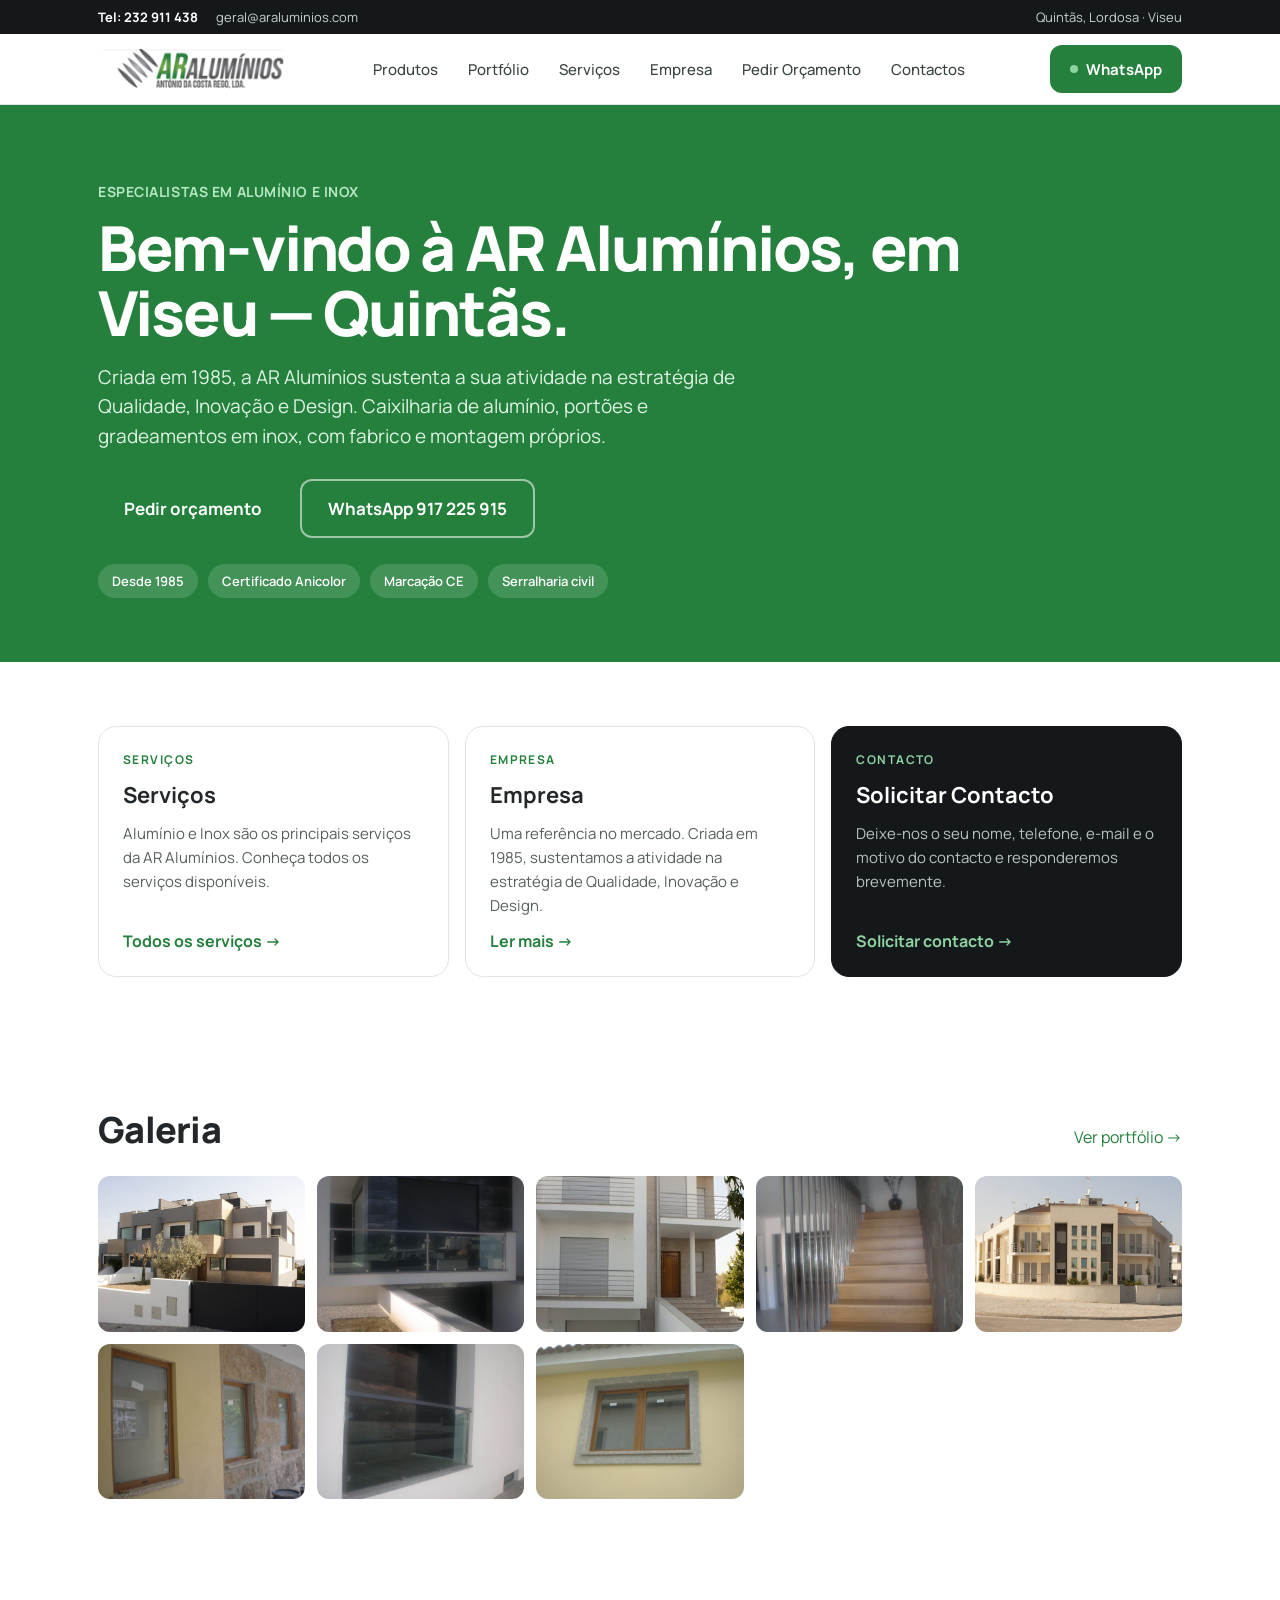
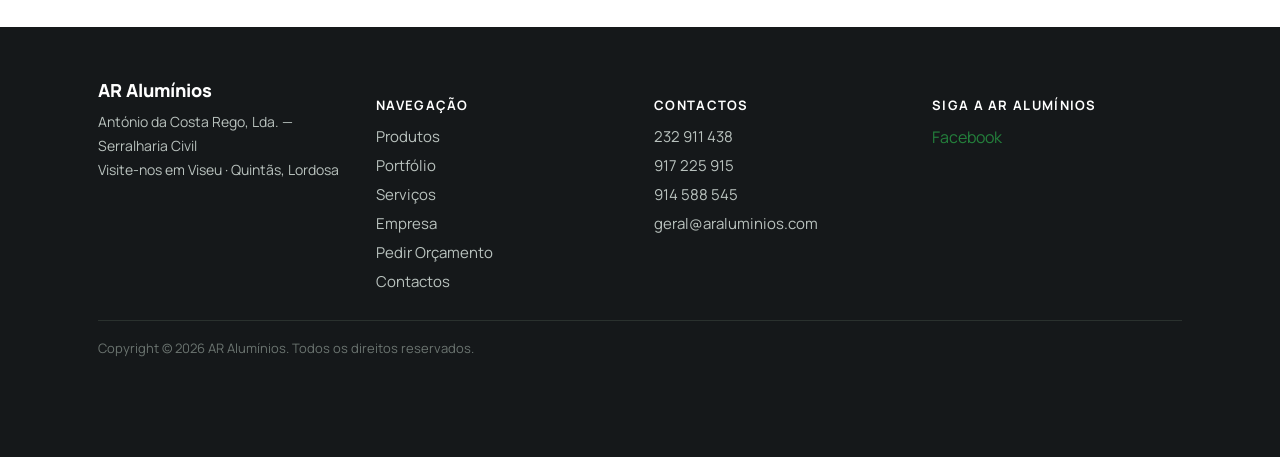
<file: index.html>
<!DOCTYPE html>
<html lang="pt-PT">
<head>
<meta charset="UTF-8" />
<meta name="viewport" content="width=device-width, initial-scale=1" />
<title>AR Alumínios — Caixilharia de Alumínio e Inox em Viseu, Quintãs, Lordosa</title>
<meta name="description" content="AR Alumínios, desde 1985 em Quintãs, Lordosa (Viseu). Caixilharia de alumínio, portões e gradeamentos em inox. Fabrico e montagem próprios. Peça já o seu orçamento." />
<link rel="icon" href="assets/logo-ar.png" />
<link rel="preconnect" href="https://fonts.googleapis.com" />
<link rel="preconnect" href="https://fonts.gstatic.com" crossorigin />
<link href="https://fonts.googleapis.com/css2?family=Manrope:wght@400;500;600;700;800&display=swap" rel="stylesheet" />
<link rel="stylesheet" href="css/style.css" />
<link rel="icon" href="assets/logo-ar.png">
<meta property="og:type" content="website">
<meta property="og:site_name" content="AR Alumínios">
<meta property="og:title" content="AR Alumínios — Caixilharia de Alumínio e Inox em Viseu">
<meta property="og:description" content="Janelas, portas, portões e gradeamentos em alumínio e inox. Fabrico próprio em Quintãs, Lordosa, desde 1985.">
<meta property="og:image" content="assets/img/aluminio/aluminio-01.jpg">
<meta property="og:locale" content="pt_PT">
<meta name="twitter:card" content="summary_large_image">
<script type="application/ld+json">
{"@context":"https://schema.org","@type":"HomeAndConstructionBusiness",
"name":"AR Alumínios — António da Costa Rego, Lda.",
"description":"Serralharia civil de alumínio e inox: janelas, portas, portões, portadas e gradeamentos. Fabrico e montagem próprios.",
"foundingDate":"1985","telephone":"+351232911438","email":"geral@araluminios.com",
"address":{"@type":"PostalAddress","addressLocality":"Quintãs, Lordosa","addressRegion":"Viseu","addressCountry":"PT"},
"areaServed":["Viseu","Lordosa","Vouzela","Tondela","São Pedro do Sul","Mangualde","Nelas"],
"openingHoursSpecification":[{"@type":"OpeningHoursSpecification",
"dayOfWeek":["Monday","Tuesday","Wednesday","Thursday","Friday"],"opens":"08:30","closes":"18:00"}]}
</script>
</head>
<body>

<div class="topbar">
  <div class="wrap">
    <span style="display:flex;flex-wrap:wrap;gap:6px 18px;">
      <a class="phone" href="tel:+351232911438">Tel: 232 911 438</a>
      <a href="mailto:geral@araluminios.com">geral@araluminios.com</a>
    </span>
    <span>Quintãs, Lordosa · Viseu</span>
  </div>
</div>

<header class="site-header">
  <div class="wrap">
    <a class="brand" href="index.html"><img src="assets/logo-ar.png" alt="AR Alumínios — Trabalhos em alumínio e inox em Viseu, Quintãs, Lordosa" /></a>
    <button class="nav-toggle" aria-label="Abrir menu" aria-expanded="false"><span></span></button>
    <nav class="main-nav">
      <a href="produtos.html">Produtos</a>
      <a href="portfolio.html">Portfólio</a>
      <a href="servicos.html">Serviços</a>
      <a href="empresa.html">Empresa</a>
      <a href="orcamento.html">Pedir Orçamento</a>
      <a href="contactos.html">Contactos</a>
    </nav>
    <a class="btn btn-primary header-cta" href="https://wa.me/351917225915"><span class="dot"></span>WhatsApp</a>
  </div>
</header>

<section class="hero">
  <div class="wrap">
    <p class="eyebrow">ESPECIALISTAS EM ALUMÍNIO E INOX</p>
    <h1>Bem-vindo à AR Alumínios, em Viseu — Quintãs.</h1>
    <p class="lead">Criada em 1985, a AR Alumínios sustenta a sua atividade na estratégia de Qualidade, Inovação e Design. Caixilharia de alumínio, portões e gradeamentos em inox, com fabrico e montagem próprios.</p>
    <div class="actions">
      <a class="btn btn-primary btn-lg" href="orcamento.html">Pedir orçamento</a>
      <a class="btn btn-outline btn-lg" href="https://wa.me/351917225915">WhatsApp 917 225 915</a>
    </div>
    <div class="pills">
      <span class="pill">Desde 1985</span>
      <span class="pill">Certificado Anicolor</span>
      <span class="pill">Marcação CE</span>
      <span class="pill">Serralharia civil</span>
    </div>
  </div>
</section>

<section class="block">
  <div class="wrap card-grid">
    <a class="card" href="servicos.html">
      <span class="tag">SERVIÇOS</span>
      <span class="title">Serviços</span>
      <span class="desc">Alumínio e Inox são os principais serviços da AR Alumínios. Conheça todos os serviços disponíveis.</span>
      <span class="cta">Todos os serviços →</span>
    </a>
    <a class="card" href="empresa.html">
      <span class="tag">EMPRESA</span>
      <span class="title">Empresa</span>
      <span class="desc">Uma referência no mercado. Criada em 1985, sustentamos a atividade na estratégia de Qualidade, Inovação e Design.</span>
      <span class="cta">Ler mais →</span>
    </a>
    <a class="card dark" href="contactos.html">
      <span class="tag">CONTACTO</span>
      <span class="title">Solicitar Contacto</span>
      <span class="desc">Deixe-nos o seu nome, telefone, e-mail e o motivo do contacto e responderemos brevemente.</span>
      <span class="cta">Solicitar contacto →</span>
    </a>
  </div>
</section>

<section class="block">
  <div class="wrap">
    <div class="section-title">
      <h2>Galeria</h2>
      <a href="portfolio.html">Ver portfólio →</a>
    </div>
    <div class="gallery-grid">
      <a href="assets/img/aluminio/aluminio-01.jpg" data-lightbox data-caption="Alumínio — obra concluída"><img src="assets/img/aluminio/aluminio-01.jpg" alt="Trabalho em alumínio AR Alumínios" loading="lazy" /></a>
      <a href="assets/img/inox/inox-01.jpg" data-lightbox data-caption="Inox — gradeamento com vidro"><img src="assets/img/inox/inox-01.jpg" alt="Gradeamento em inox com vidro AR Alumínios" loading="lazy" /></a>
      <a href="assets/img/aluminio/aluminio-25.jpg" data-lightbox data-caption="Alumínio — janela"><img src="assets/img/aluminio/aluminio-25.jpg" alt="Janela de alumínio AR Alumínios" loading="lazy" /></a>
      <a href="assets/img/inox/inox-05.jpg" data-lightbox data-caption="Inox — portão"><img src="assets/img/inox/inox-05.jpg" alt="Portão em inox AR Alumínios" loading="lazy" /></a>
      <a href="assets/img/aluminio/aluminio-10.jpg" data-lightbox data-caption="Alumínio — detalhe"><img src="assets/img/aluminio/aluminio-10.jpg" alt="Detalhe de caixilharia de alumínio AR Alumínios" loading="lazy" /></a>
      <a href="assets/img/aluminio/aluminio-28.jpg" data-lightbox data-caption="Alumínio — moradia"><img src="assets/img/aluminio/aluminio-28.jpg" alt="Moradia com caixilharia de alumínio AR Alumínios" loading="lazy" /></a>
      <a href="assets/img/inox/inox-08.jpg" data-lightbox data-caption="Inox — gradeamento"><img src="assets/img/inox/inox-08.jpg" alt="Gradeamento em inox AR Alumínios" loading="lazy" /></a>
      <a href="assets/img/aluminio/aluminio-30.jpg" data-lightbox data-caption="Alumínio — fachada"><img src="assets/img/aluminio/aluminio-30.jpg" alt="Fachada com caixilharia de alumínio AR Alumínios" loading="lazy" /></a>
    </div>
  </div>
</section>

<footer class="site-footer">
  <div class="wrap">
    <div class="footer-grid">
      <div>
        <p class="footer-brand">AR Alumínios</p>
        <p style="font-size:14px;line-height:1.7;">António da Costa Rego, Lda. — Serralharia Civil<br />Visite-nos em Viseu · Quintãs, Lordosa</p>
      </div>
      <div>
        <h4>NAVEGAÇÃO</h4>
        <div class="footer-links">
          <a href="produtos.html">Produtos</a>
          <a href="portfolio.html">Portfólio</a>
          <a href="servicos.html">Serviços</a>
          <a href="empresa.html">Empresa</a>
          <a href="orcamento.html">Pedir Orçamento</a>
          <a href="contactos.html">Contactos</a>
        </div>
      </div>
      <div>
        <h4>CONTACTOS</h4>
        <div class="footer-links">
          <a href="tel:+351232911438">232 911 438</a>
          <a href="tel:+351917225915">917 225 915</a>
          <a href="tel:+351914588545">914 588 545</a>
          <a href="mailto:geral@araluminios.com">geral@araluminios.com</a>
        </div>
      </div>
      <div>
        <h4>SIGA A AR ALUMÍNIOS</h4>
        <a href="https://www.facebook.com/183326645068904">Facebook</a>
      </div>
    </div>
    <p class="footer-bottom">Copyright © 2026 AR Alumínios. Todos os direitos reservados.</p>
  </div>
</footer>

<div class="lightbox">
  <button class="close-lb" aria-label="Fechar">&times;</button>
  <img alt="" />
  <p class="lb-caption"></p>
</div>

<div class="mobile-cta">
  <a class="call" href="tel:+351232911438">Ligar</a>
  <a class="wa" href="https://wa.me/351917225915">Pedir orçamento por WhatsApp</a>
</div>

<script src="js/main.js"></script>
</body>
</html>
</file>
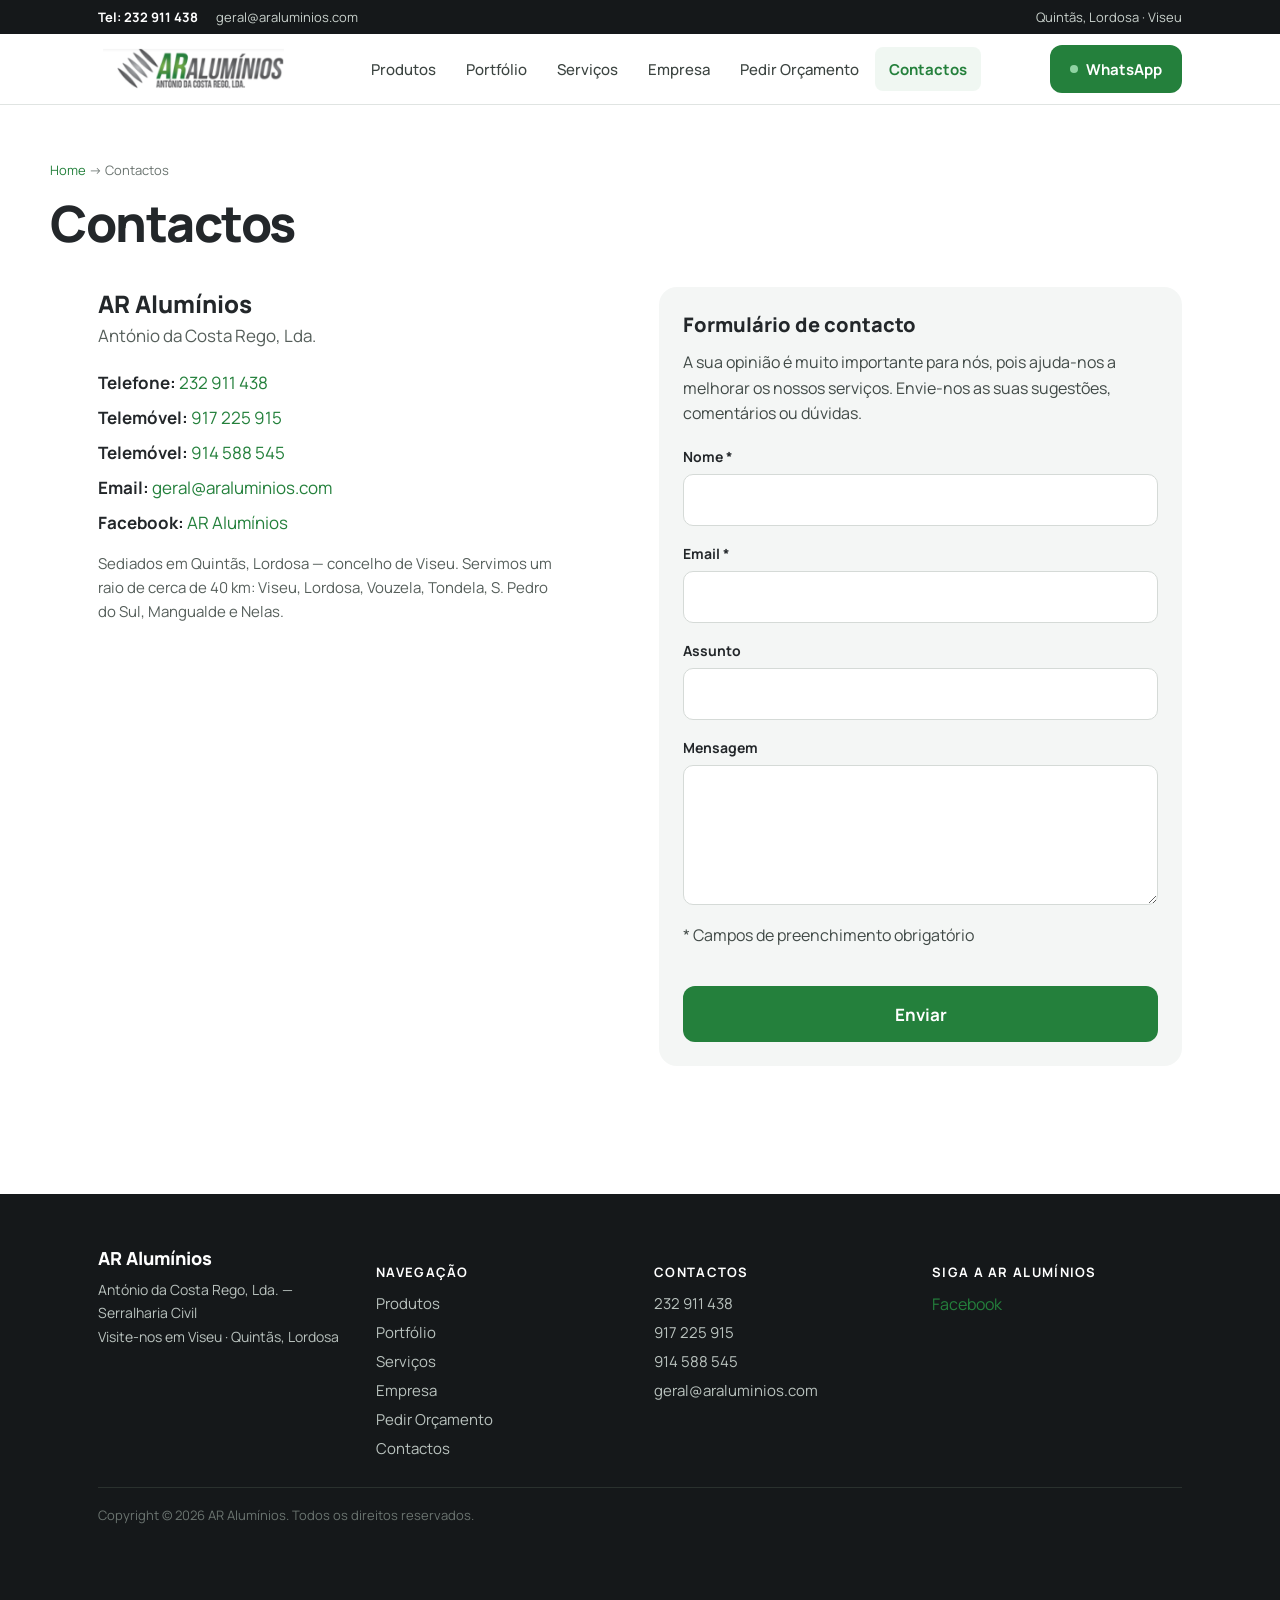
<file: contactos.html>
<!DOCTYPE html>
<html lang="pt-PT">
<head>
<meta charset="UTF-8" />
<meta name="viewport" content="width=device-width, initial-scale=1" />
<title>Contactos — AR Alumínios</title>
<meta name="description" content="Contacte a AR Alumínios: 232 911 438, 917 225 915, geral@araluminios.com. Servimos Viseu, Lordosa, Vouzela, Tondela, S. Pedro do Sul, Mangualde e Nelas." />
<link rel="icon" href="assets/logo-ar.png" />
<link rel="preconnect" href="https://fonts.googleapis.com" />
<link rel="preconnect" href="https://fonts.gstatic.com" crossorigin />
<link href="https://fonts.googleapis.com/css2?family=Manrope:wght@400;500;600;700;800&display=swap" rel="stylesheet" />
<link rel="stylesheet" href="css/style.css" />
</head>
<body>

<div class="topbar">
  <div class="wrap">
    <span style="display:flex;flex-wrap:wrap;gap:6px 18px;">
      <a class="phone" href="tel:+351232911438">Tel: 232 911 438</a>
      <a href="mailto:geral@araluminios.com">geral@araluminios.com</a>
    </span>
    <span>Quintãs, Lordosa · Viseu</span>
  </div>
</div>

<header class="site-header">
  <div class="wrap">
    <a class="brand" href="index.html"><img src="assets/logo-ar.png" alt="AR Alumínios — Trabalhos em alumínio e inox em Viseu, Quintãs, Lordosa" /></a>
    <button class="nav-toggle" aria-label="Abrir menu" aria-expanded="false"><span></span></button>
    <nav class="main-nav">
      <a href="produtos.html">Produtos</a>
      <a href="portfolio.html">Portfólio</a>
      <a href="servicos.html">Serviços</a>
      <a href="empresa.html">Empresa</a>
      <a href="orcamento.html">Pedir Orçamento</a>
      <a href="contactos.html" class="active">Contactos</a>
    </nav>
    <a class="btn btn-primary header-cta" href="https://wa.me/351917225915"><span class="dot"></span>WhatsApp</a>
  </div>
</header>

<div class="wrap page-head">
  <p class="breadcrumb"><a href="index.html">Home</a> → Contactos</p>
  <h1>Contactos</h1>
</div>

<div class="wrap" style="padding-bottom: clamp(32px,5vw,64px);">
  <div class="split">
    <div>
      <p style="font-size:24px;font-weight:800;margin-bottom:4px;">AR Alumínios</p>
      <p style="font-size:17px;color:#565F5B;margin-bottom:24px;">António da Costa Rego, Lda.</p>
      <div class="contact-list">
        <p><span class="label">Telefone:</span> <a href="tel:+351232911438">232 911 438</a></p>
        <p><span class="label">Telemóvel:</span> <a href="tel:+351917225915">917 225 915</a></p>
        <p><span class="label">Telemóvel:</span> <a href="tel:+351914588545">914 588 545</a></p>
        <p><span class="label">Email:</span> <a href="mailto:geral@araluminios.com">geral@araluminios.com</a></p>
        <p><span class="label">Facebook:</span> <a href="https://www.facebook.com/183326645068904">AR Alumínios</a></p>
      </div>
      <p class="zone-note">Sediados em Quintãs, Lordosa — concelho de Viseu. Servimos um raio de cerca de 40 km: Viseu, Lordosa, Vouzela, Tondela, S. Pedro do Sul, Mangualde e Nelas.</p>
    </div>
    <div class="aside-box">
      <h3>Formulário de contacto</h3>
      <p>A sua opinião é muito importante para nós, pois ajuda-nos a melhorar os nossos serviços. Envie-nos as suas sugestões, comentários ou dúvidas.</p>
      <form class="form-grid" style="max-width:none;" action="https://formsubmit.co/ajax/fabiocastelo1997@gmail.com" method="POST" data-ajax-form>
        <input type="hidden" name="_subject" value="Nova mensagem de contacto — site AR Alumínios" />
        <input type="hidden" name="_template" value="table" />
        <input type="hidden" name="_captcha" value="false" />
      <input type="text" name="_honey" style="display:none" tabindex="-1" autocomplete="off" aria-hidden="true" />
        <label class="field">Nome *
          <input type="text" name="Nome" required />
        </label>
        <label class="field">Email *
          <input type="email" name="Email" required />
        </label>
        <label class="field">Assunto
          <input type="text" name="Assunto" />
        </label>
        <label class="field">Mensagem
          <textarea name="Mensagem" rows="5"></textarea>
        </label>
        <p class="form-note">* Campos de preenchimento obrigatório</p>
        <button type="submit" class="btn btn-primary btn-lg" data-label="Enviar">Enviar</button>
        <p class="form-status"></p>
      </form>
    </div>
  </div>
</div>

<footer class="site-footer">
  <div class="wrap">
    <div class="footer-grid">
      <div>
        <p class="footer-brand">AR Alumínios</p>
        <p style="font-size:14px;line-height:1.7;">António da Costa Rego, Lda. — Serralharia Civil<br />Visite-nos em Viseu · Quintãs, Lordosa</p>
      </div>
      <div>
        <h4>NAVEGAÇÃO</h4>
        <div class="footer-links">
          <a href="produtos.html">Produtos</a>
          <a href="portfolio.html">Portfólio</a>
          <a href="servicos.html">Serviços</a>
          <a href="empresa.html">Empresa</a>
          <a href="orcamento.html">Pedir Orçamento</a>
          <a href="contactos.html">Contactos</a>
        </div>
      </div>
      <div>
        <h4>CONTACTOS</h4>
        <div class="footer-links">
          <a href="tel:+351232911438">232 911 438</a>
          <a href="tel:+351917225915">917 225 915</a>
          <a href="tel:+351914588545">914 588 545</a>
          <a href="mailto:geral@araluminios.com">geral@araluminios.com</a>
        </div>
      </div>
      <div>
        <h4>SIGA A AR ALUMÍNIOS</h4>
        <a href="https://www.facebook.com/183326645068904">Facebook</a>
      </div>
    </div>
    <p class="footer-bottom">Copyright © 2026 AR Alumínios. Todos os direitos reservados.</p>
  </div>
</footer>

<div class="mobile-cta">
  <a class="call" href="tel:+351232911438">Ligar</a>
  <a class="wa" href="https://wa.me/351917225915">Pedir orçamento por WhatsApp</a>
</div>

<script src="js/main.js"></script>
</body>
</html>
</file>
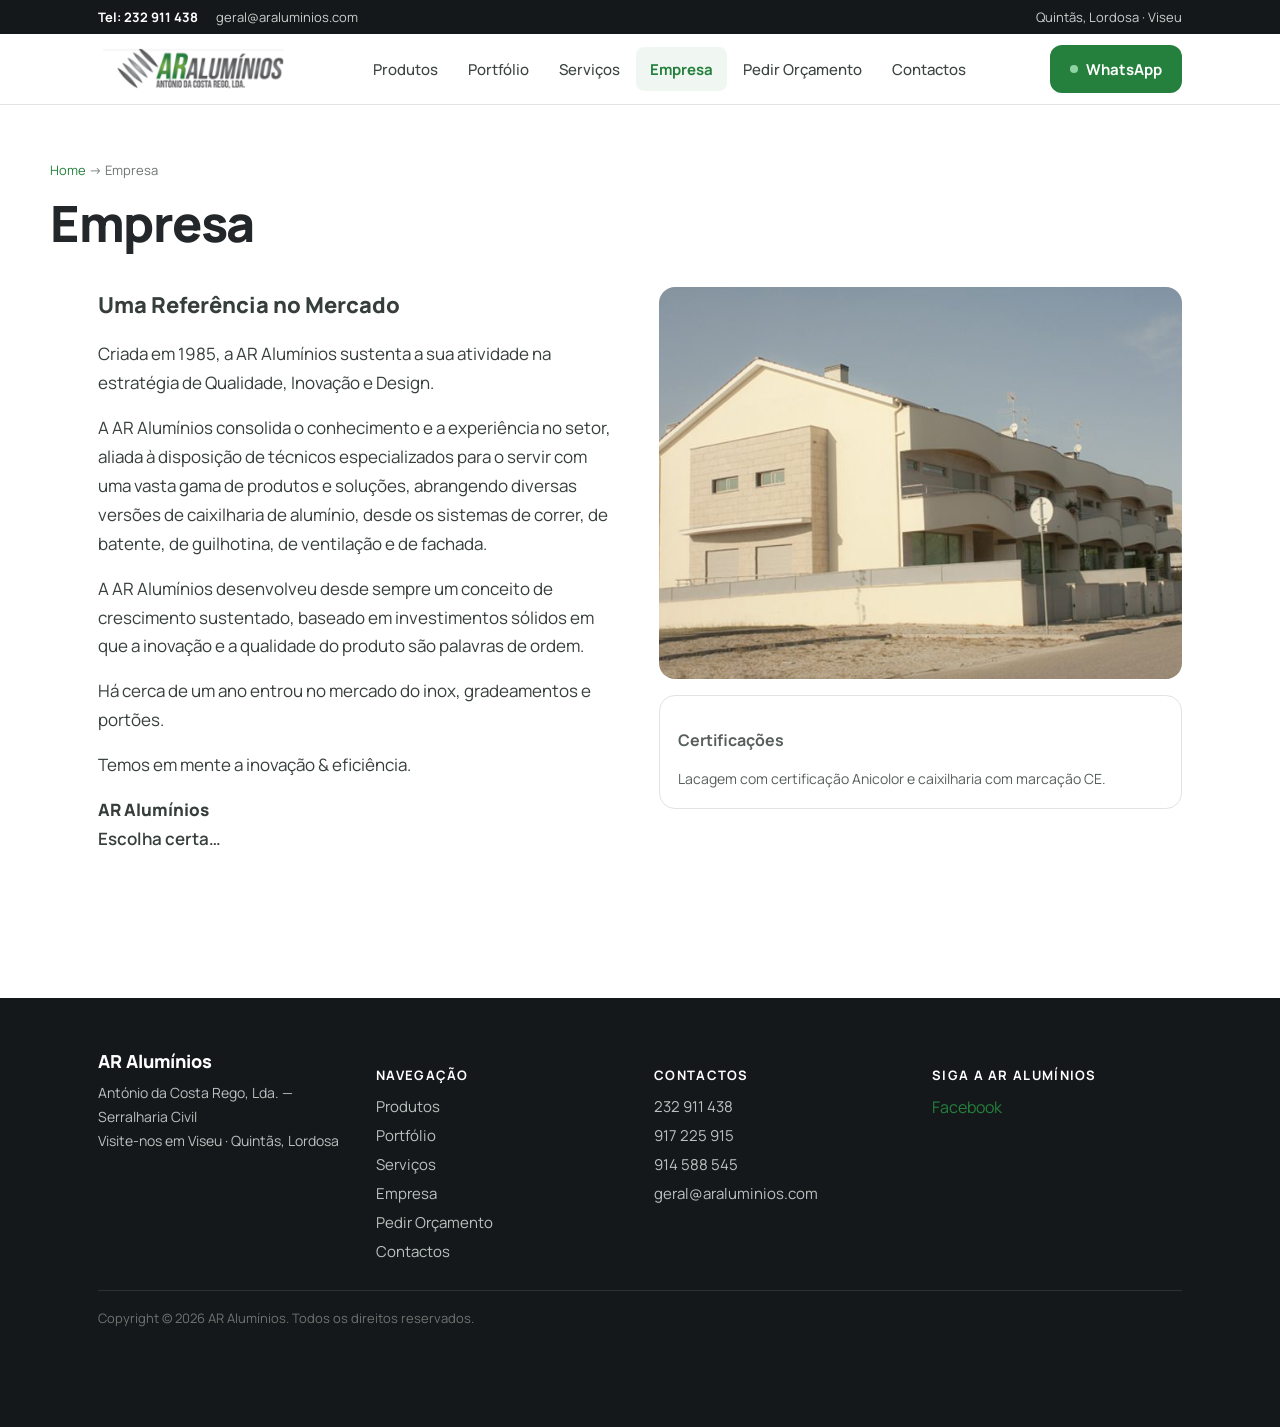
<file: empresa.html>
<!DOCTYPE html>
<html lang="pt-PT">
<head>
<meta charset="UTF-8" />
<meta name="viewport" content="width=device-width, initial-scale=1" />
<title>Empresa — AR Alumínios</title>
<meta name="description" content="Criada em 1985, a AR Alumínios sustenta a sua atividade na estratégia de Qualidade, Inovação e Design. Caixilharia com marcação CE e lacagem com certificação Anicolor." />
<link rel="icon" href="assets/logo-ar.png" />
<link rel="preconnect" href="https://fonts.googleapis.com" />
<link rel="preconnect" href="https://fonts.gstatic.com" crossorigin />
<link href="https://fonts.googleapis.com/css2?family=Manrope:wght@400;500;600;700;800&display=swap" rel="stylesheet" />
<link rel="stylesheet" href="css/style.css" />
</head>
<body>

<div class="topbar">
  <div class="wrap">
    <span style="display:flex;flex-wrap:wrap;gap:6px 18px;">
      <a class="phone" href="tel:+351232911438">Tel: 232 911 438</a>
      <a href="mailto:geral@araluminios.com">geral@araluminios.com</a>
    </span>
    <span>Quintãs, Lordosa · Viseu</span>
  </div>
</div>

<header class="site-header">
  <div class="wrap">
    <a class="brand" href="index.html"><img src="assets/logo-ar.png" alt="AR Alumínios — Trabalhos em alumínio e inox em Viseu, Quintãs, Lordosa" /></a>
    <button class="nav-toggle" aria-label="Abrir menu" aria-expanded="false"><span></span></button>
    <nav class="main-nav">
      <a href="produtos.html">Produtos</a>
      <a href="portfolio.html">Portfólio</a>
      <a href="servicos.html">Serviços</a>
      <a href="empresa.html" class="active">Empresa</a>
      <a href="orcamento.html">Pedir Orçamento</a>
      <a href="contactos.html">Contactos</a>
    </nav>
    <a class="btn btn-primary header-cta" href="https://wa.me/351917225915"><span class="dot"></span>WhatsApp</a>
  </div>
</header>

<div class="wrap page-head">
  <p class="breadcrumb"><a href="index.html">Home</a> → Empresa</p>
  <h1>Empresa</h1>
</div>

<div class="wrap" style="padding-bottom: clamp(32px,5vw,64px);">
  <div class="split">
    <div class="empresa-copy max">
      <p style="font-size:22px;font-weight:800;">Uma Referência no Mercado</p>
      <p>Criada em 1985, a AR Alumínios sustenta a sua atividade na estratégia de Qualidade, Inovação e Design.</p>
      <p>A AR Alumínios consolida o conhecimento e a experiência no setor, aliada à disposição de técnicos especializados para o servir com uma vasta gama de produtos e soluções, abrangendo diversas versões de caixilharia de alumínio, desde os sistemas de correr, de batente, de guilhotina, de ventilação e de fachada.</p>
      <p>A AR Alumínios desenvolveu desde sempre um conceito de crescimento sustentado, baseado em investimentos sólidos em que a inovação e a qualidade do produto são palavras de ordem.</p>
      <p>Há cerca de um ano entrou no mercado do inox, gradeamentos e portões.</p>
      <p>Temos em mente a inovação &amp; eficiência.</p>
      <p class="empresa-sign">AR Alumínios<br /><span>Escolha certa…</span></p>
    </div>
    <div>
      <div class="photo-frame" style="margin-bottom:16px;"><img src="assets/img/aluminio/aluminio-05.jpg" alt="Obra de alumínio AR Alumínios" loading="lazy" /></div>
      <div class="cert-box">
        <p style="font-weight:700;font-size:16px;">Certificações</p>
        <p>Lacagem com certificação Anicolor e caixilharia com marcação CE.</p>
      </div>
    </div>
  </div>
</div>

<footer class="site-footer">
  <div class="wrap">
    <div class="footer-grid">
      <div>
        <p class="footer-brand">AR Alumínios</p>
        <p style="font-size:14px;line-height:1.7;">António da Costa Rego, Lda. — Serralharia Civil<br />Visite-nos em Viseu · Quintãs, Lordosa</p>
      </div>
      <div>
        <h4>NAVEGAÇÃO</h4>
        <div class="footer-links">
          <a href="produtos.html">Produtos</a>
          <a href="portfolio.html">Portfólio</a>
          <a href="servicos.html">Serviços</a>
          <a href="empresa.html">Empresa</a>
          <a href="orcamento.html">Pedir Orçamento</a>
          <a href="contactos.html">Contactos</a>
        </div>
      </div>
      <div>
        <h4>CONTACTOS</h4>
        <div class="footer-links">
          <a href="tel:+351232911438">232 911 438</a>
          <a href="tel:+351917225915">917 225 915</a>
          <a href="tel:+351914588545">914 588 545</a>
          <a href="mailto:geral@araluminios.com">geral@araluminios.com</a>
        </div>
      </div>
      <div>
        <h4>SIGA A AR ALUMÍNIOS</h4>
        <a href="http://www.facebook.com/pages/AR-Alumun%C3%ADos/183326645068904">Facebook</a>
      </div>
    </div>
    <p class="footer-bottom">Copyright © 2026 AR Alumínios. Todos os direitos reservados.</p>
  </div>
</footer>

<div class="mobile-cta">
  <a class="call" href="tel:+351232911438">Ligar</a>
  <a class="wa" href="https://wa.me/351917225915">Pedir orçamento por WhatsApp</a>
</div>

<script src="js/main.js"></script>
</body>
</html>
</file>
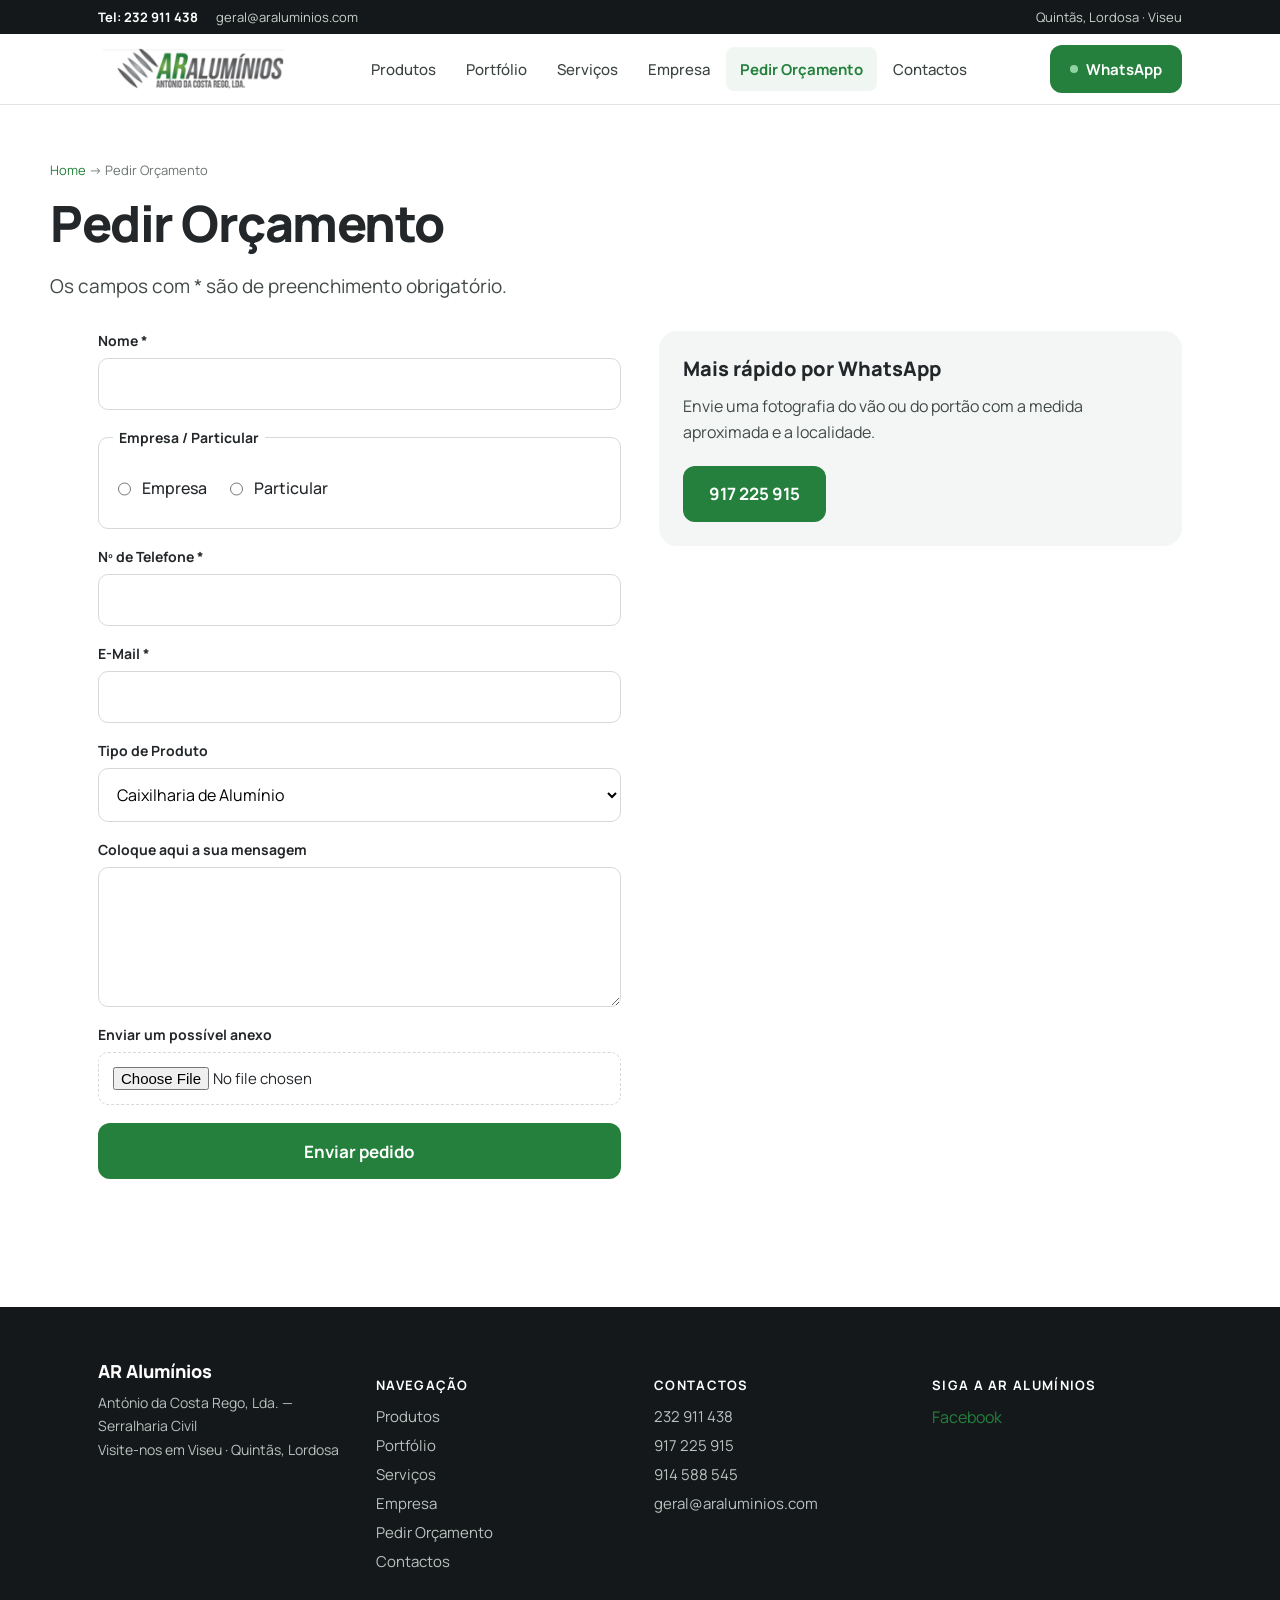
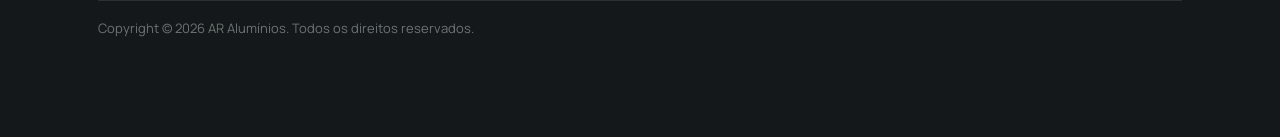
<file: orcamento.html>
<!DOCTYPE html>
<html lang="pt-PT">
<head>
<meta charset="UTF-8" />
<meta name="viewport" content="width=device-width, initial-scale=1" />
<title>Pedir Orçamento — AR Alumínios</title>
<meta name="description" content="Peça o seu orçamento de caixilharia de alumínio ou inox. Responda ao formulário ou fale connosco por WhatsApp." />
<link rel="icon" href="assets/logo-ar.png" />
<link rel="preconnect" href="https://fonts.googleapis.com" />
<link rel="preconnect" href="https://fonts.gstatic.com" crossorigin />
<link href="https://fonts.googleapis.com/css2?family=Manrope:wght@400;500;600;700;800&display=swap" rel="stylesheet" />
<link rel="stylesheet" href="css/style.css" />
</head>
<body>

<div class="topbar">
  <div class="wrap">
    <span style="display:flex;flex-wrap:wrap;gap:6px 18px;">
      <a class="phone" href="tel:+351232911438">Tel: 232 911 438</a>
      <a href="mailto:geral@araluminios.com">geral@araluminios.com</a>
    </span>
    <span>Quintãs, Lordosa · Viseu</span>
  </div>
</div>

<header class="site-header">
  <div class="wrap">
    <a class="brand" href="index.html"><img src="assets/logo-ar.png" alt="AR Alumínios — Trabalhos em alumínio e inox em Viseu, Quintãs, Lordosa" /></a>
    <button class="nav-toggle" aria-label="Abrir menu" aria-expanded="false"><span></span></button>
    <nav class="main-nav">
      <a href="produtos.html">Produtos</a>
      <a href="portfolio.html">Portfólio</a>
      <a href="servicos.html">Serviços</a>
      <a href="empresa.html">Empresa</a>
      <a href="orcamento.html" class="active">Pedir Orçamento</a>
      <a href="contactos.html">Contactos</a>
    </nav>
    <a class="btn btn-primary header-cta" href="https://wa.me/351917225915"><span class="dot"></span>WhatsApp</a>
  </div>
</header>

<div class="wrap page-head">
  <p class="breadcrumb"><a href="index.html">Home</a> → Pedir Orçamento</p>
  <h1>Pedir Orçamento</h1>
  <p class="page-lead">Os campos com * são de preenchimento obrigatório.</p>
</div>

<div class="wrap" style="padding-bottom: clamp(32px,5vw,64px);">
  <div class="split">
    <form class="form-grid" action="https://formsubmit.co/ajax/fabiocastelo1997@gmail.com" method="POST" data-ajax-form>
      <input type="hidden" name="_subject" value="Novo pedido de orçamento — site AR Alumínios" />
      <input type="hidden" name="_template" value="table" />
      <input type="hidden" name="_captcha" value="false" />
      <input type="text" name="_honey" style="display:none" tabindex="-1" autocomplete="off" aria-hidden="true" />
      <label class="field">Nome *
        <input type="text" name="Nome" required />
      </label>
      <fieldset class="field">
        <legend>Empresa / Particular</legend>
        <div class="radio-row">
          <label><input type="radio" name="Tipo de cliente" value="Empresa" /> Empresa</label>
          <label><input type="radio" name="Tipo de cliente" value="Particular" /> Particular</label>
        </div>
      </fieldset>
      <label class="field">Nº de Telefone *
        <input type="tel" name="Telefone" required />
      </label>
      <label class="field">E-Mail *
        <input type="email" name="Email" required />
      </label>
      <label class="field">Tipo de Produto
        <select name="Tipo de produto">
          <option>Caixilharia de Alumínio</option>
          <option>Inox</option>
          <option>Portões</option>
          <option>Gradeamento</option>
          <option>Portas de garagem</option>
          <option>Outro...</option>
        </select>
      </label>
      <label class="field">Coloque aqui a sua mensagem
        <textarea name="Mensagem" rows="5"></textarea>
      </label>
      <label class="field file">Enviar um possível anexo
        <input type="file" name="attachment" />
      </label>
      <button type="submit" class="btn btn-primary btn-lg" data-label="Enviar pedido">Enviar pedido</button>
      <p class="form-status"></p>
    </form>
    <aside class="aside-box">
      <h3>Mais rápido por WhatsApp</h3>
      <p>Envie uma fotografia do vão ou do portão com a medida aproximada e a localidade.</p>
      <a class="btn btn-primary btn-lg" href="https://wa.me/351917225915">917 225 915</a>
    </aside>
  </div>
</div>

<footer class="site-footer">
  <div class="wrap">
    <div class="footer-grid">
      <div>
        <p class="footer-brand">AR Alumínios</p>
        <p style="font-size:14px;line-height:1.7;">António da Costa Rego, Lda. — Serralharia Civil<br />Visite-nos em Viseu · Quintãs, Lordosa</p>
      </div>
      <div>
        <h4>NAVEGAÇÃO</h4>
        <div class="footer-links">
          <a href="produtos.html">Produtos</a>
          <a href="portfolio.html">Portfólio</a>
          <a href="servicos.html">Serviços</a>
          <a href="empresa.html">Empresa</a>
          <a href="orcamento.html">Pedir Orçamento</a>
          <a href="contactos.html">Contactos</a>
        </div>
      </div>
      <div>
        <h4>CONTACTOS</h4>
        <div class="footer-links">
          <a href="tel:+351232911438">232 911 438</a>
          <a href="tel:+351917225915">917 225 915</a>
          <a href="tel:+351914588545">914 588 545</a>
          <a href="mailto:geral@araluminios.com">geral@araluminios.com</a>
        </div>
      </div>
      <div>
        <h4>SIGA A AR ALUMÍNIOS</h4>
        <a href="https://www.facebook.com/183326645068904">Facebook</a>
      </div>
    </div>
    <p class="footer-bottom">Copyright © 2026 AR Alumínios. Todos os direitos reservados.</p>
  </div>
</footer>

<div class="mobile-cta">
  <a class="call" href="tel:+351232911438">Ligar</a>
  <a class="wa" href="https://wa.me/351917225915">Pedir orçamento por WhatsApp</a>
</div>

<script src="js/main.js"></script>
</body>
</html>
</file>
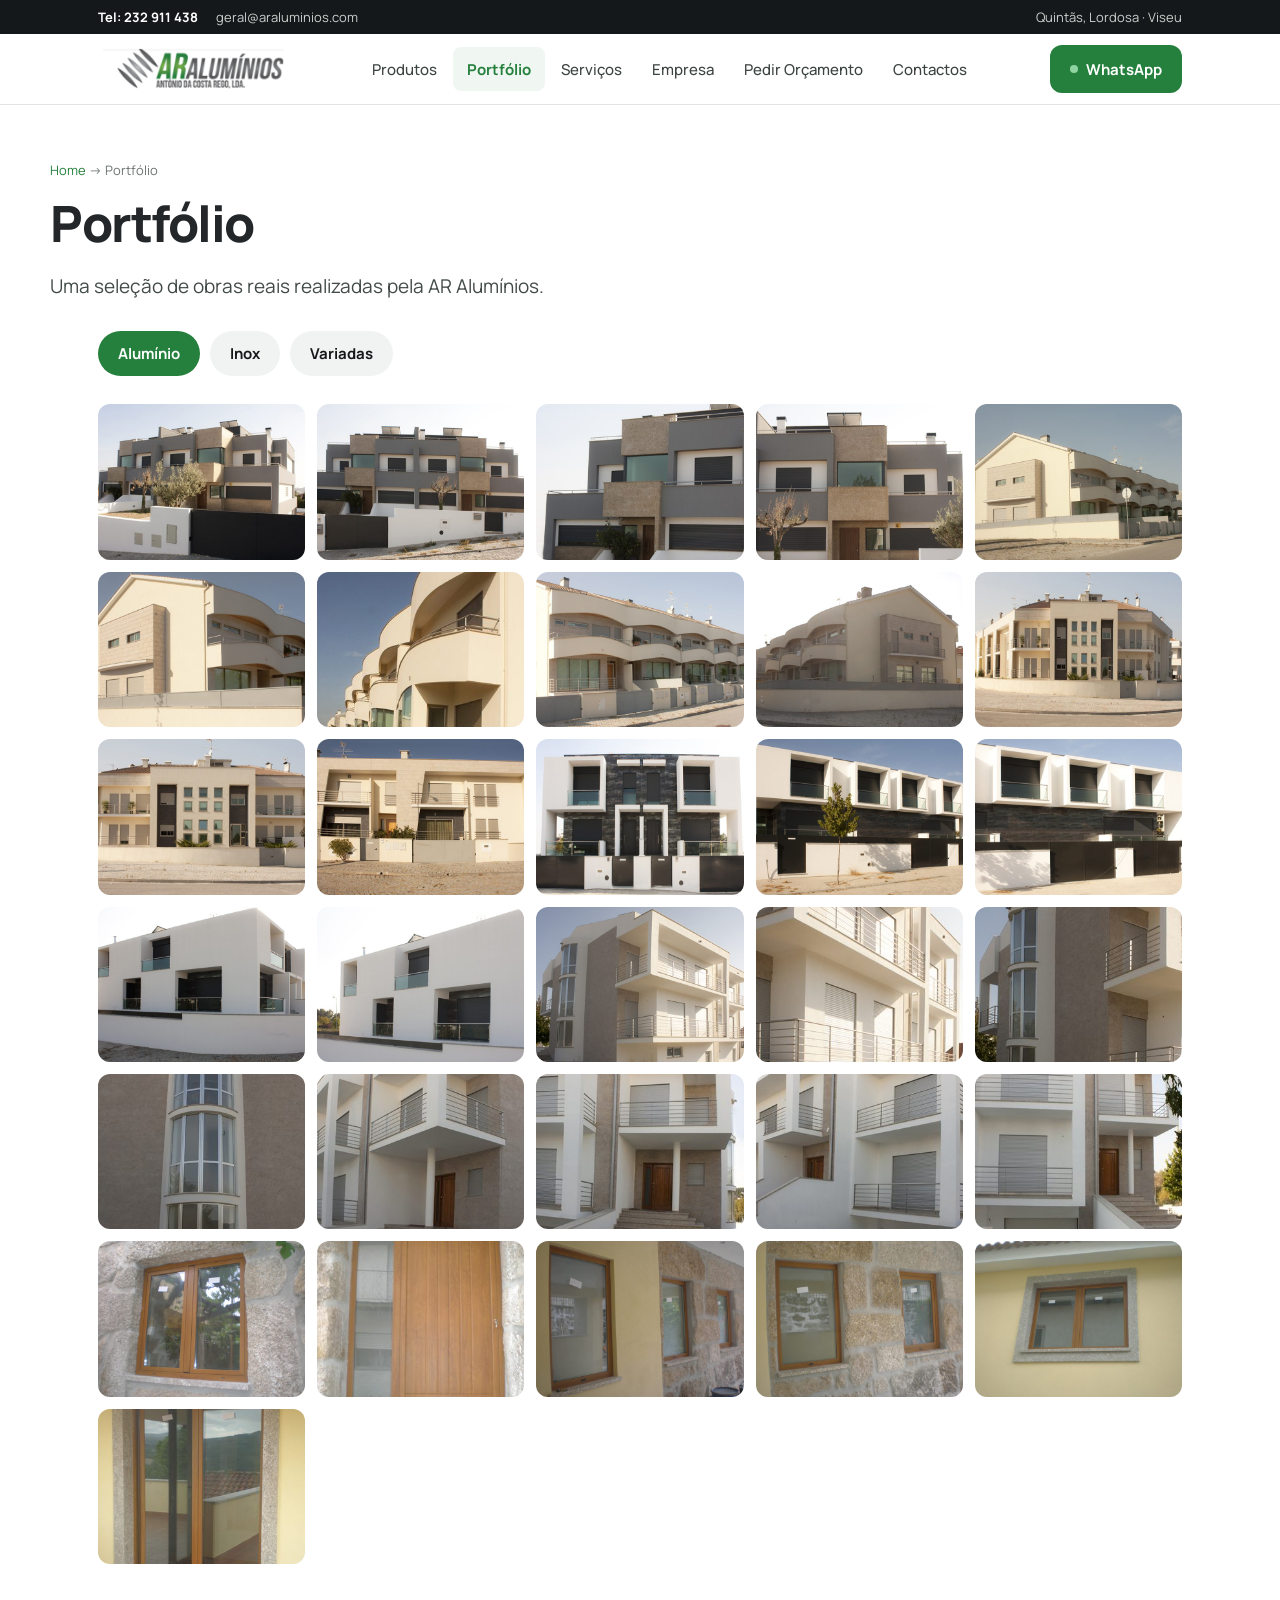
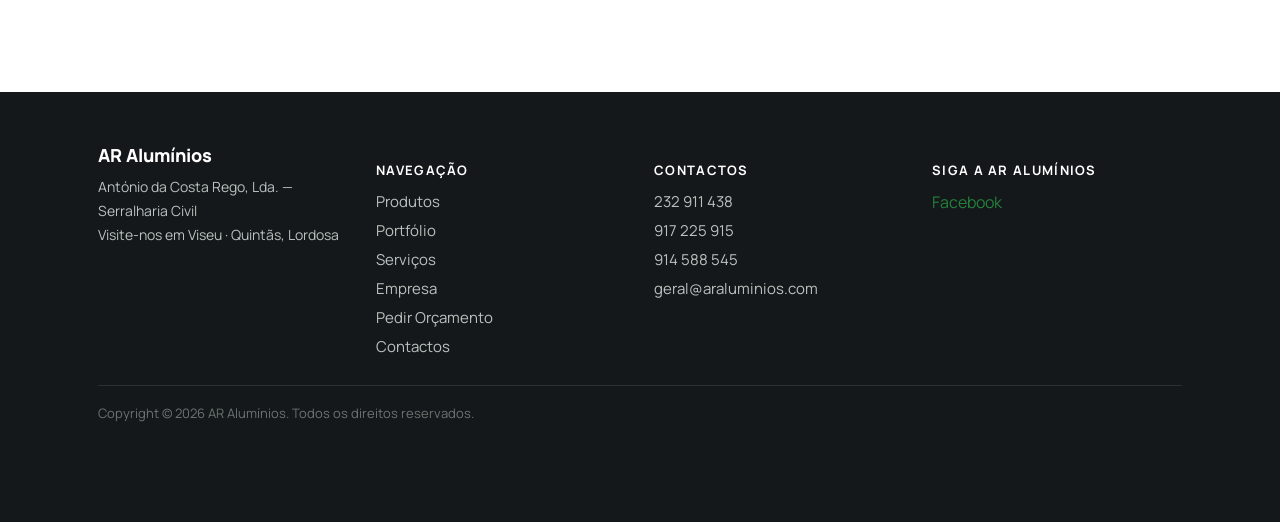
<file: portfolio.html>
<!DOCTYPE html>
<html lang="pt-PT">
<head>
<meta charset="UTF-8" />
<meta name="viewport" content="width=device-width, initial-scale=1" />
<title>Portfólio — AR Alumínios</title>
<meta name="description" content="Fotografias reais de obras de alumínio e inox realizadas pela AR Alumínios em Viseu e na região." />
<link rel="icon" href="assets/logo-ar.png" />
<link rel="preconnect" href="https://fonts.googleapis.com" />
<link rel="preconnect" href="https://fonts.gstatic.com" crossorigin />
<link href="https://fonts.googleapis.com/css2?family=Manrope:wght@400;500;600;700;800&display=swap" rel="stylesheet" />
<link rel="stylesheet" href="css/style.css" />
</head>
<body>

<div class="topbar">
  <div class="wrap">
    <span style="display:flex;flex-wrap:wrap;gap:6px 18px;">
      <a class="phone" href="tel:+351232911438">Tel: 232 911 438</a>
      <a href="mailto:geral@araluminios.com">geral@araluminios.com</a>
    </span>
    <span>Quintãs, Lordosa · Viseu</span>
  </div>
</div>

<header class="site-header">
  <div class="wrap">
    <a class="brand" href="index.html"><img src="assets/logo-ar.png" alt="AR Alumínios — Trabalhos em alumínio e inox em Viseu, Quintãs, Lordosa" /></a>
    <button class="nav-toggle" aria-label="Abrir menu" aria-expanded="false"><span></span></button>
    <nav class="main-nav">
      <a href="produtos.html">Produtos</a>
      <a href="portfolio.html" class="active">Portfólio</a>
      <a href="servicos.html">Serviços</a>
      <a href="empresa.html">Empresa</a>
      <a href="orcamento.html">Pedir Orçamento</a>
      <a href="contactos.html">Contactos</a>
    </nav>
    <a class="btn btn-primary header-cta" href="https://wa.me/351917225915"><span class="dot"></span>WhatsApp</a>
  </div>
</header>

<div class="wrap page-head">
  <p class="breadcrumb"><a href="index.html">Home</a> → Portfólio</p>
  <h1>Portfólio</h1>
  <p class="page-lead">Uma seleção de obras reais realizadas pela AR Alumínios.</p>
</div>

<div class="wrap" style="padding-bottom: clamp(32px,5vw,64px);">
  <div class="tabs" data-tabs="portfolio">
    <button class="tab-btn active" data-tab="pf-aluminio">Alumínio</button>
    <button class="tab-btn" data-tab="pf-inox">Inox</button>
    <button class="tab-btn" data-tab="pf-variadas">Variadas</button>
  </div>

  <div class="tab-panel active" data-tab-panel="pf-aluminio" data-tab-panel-group="portfolio">
    <div class="gallery-grid">
        <a href="assets/img/aluminio/aluminio-01.jpg" data-lightbox data-caption="Alumínio — obra AR Alumínios"><img src="assets/img/aluminio/aluminio-01.jpg" alt="Alumínio — obra AR Alumínios" loading="lazy" /></a>
        <a href="assets/img/aluminio/aluminio-02.jpg" data-lightbox data-caption="Alumínio — obra AR Alumínios"><img src="assets/img/aluminio/aluminio-02.jpg" alt="Alumínio — obra AR Alumínios" loading="lazy" /></a>
        <a href="assets/img/aluminio/aluminio-03.jpg" data-lightbox data-caption="Alumínio — obra AR Alumínios"><img src="assets/img/aluminio/aluminio-03.jpg" alt="Alumínio — obra AR Alumínios" loading="lazy" /></a>
        <a href="assets/img/aluminio/aluminio-04.jpg" data-lightbox data-caption="Alumínio — obra AR Alumínios"><img src="assets/img/aluminio/aluminio-04.jpg" alt="Alumínio — obra AR Alumínios" loading="lazy" /></a>
        <a href="assets/img/aluminio/aluminio-05.jpg" data-lightbox data-caption="Alumínio — obra AR Alumínios"><img src="assets/img/aluminio/aluminio-05.jpg" alt="Alumínio — obra AR Alumínios" loading="lazy" /></a>
        <a href="assets/img/aluminio/aluminio-06.jpg" data-lightbox data-caption="Alumínio — obra AR Alumínios"><img src="assets/img/aluminio/aluminio-06.jpg" alt="Alumínio — obra AR Alumínios" loading="lazy" /></a>
        <a href="assets/img/aluminio/aluminio-07.jpg" data-lightbox data-caption="Alumínio — obra AR Alumínios"><img src="assets/img/aluminio/aluminio-07.jpg" alt="Alumínio — obra AR Alumínios" loading="lazy" /></a>
        <a href="assets/img/aluminio/aluminio-08.jpg" data-lightbox data-caption="Alumínio — obra AR Alumínios"><img src="assets/img/aluminio/aluminio-08.jpg" alt="Alumínio — obra AR Alumínios" loading="lazy" /></a>
        <a href="assets/img/aluminio/aluminio-09.jpg" data-lightbox data-caption="Alumínio — obra AR Alumínios"><img src="assets/img/aluminio/aluminio-09.jpg" alt="Alumínio — obra AR Alumínios" loading="lazy" /></a>
        <a href="assets/img/aluminio/aluminio-10.jpg" data-lightbox data-caption="Alumínio — obra AR Alumínios"><img src="assets/img/aluminio/aluminio-10.jpg" alt="Alumínio — obra AR Alumínios" loading="lazy" /></a>
        <a href="assets/img/aluminio/aluminio-11.jpg" data-lightbox data-caption="Alumínio — obra AR Alumínios"><img src="assets/img/aluminio/aluminio-11.jpg" alt="Alumínio — obra AR Alumínios" loading="lazy" /></a>
        <a href="assets/img/aluminio/aluminio-12.jpg" data-lightbox data-caption="Alumínio — obra AR Alumínios"><img src="assets/img/aluminio/aluminio-12.jpg" alt="Alumínio — obra AR Alumínios" loading="lazy" /></a>
        <a href="assets/img/aluminio/aluminio-13.jpg" data-lightbox data-caption="Alumínio — obra AR Alumínios"><img src="assets/img/aluminio/aluminio-13.jpg" alt="Alumínio — obra AR Alumínios" loading="lazy" /></a>
        <a href="assets/img/aluminio/aluminio-14.jpg" data-lightbox data-caption="Alumínio — obra AR Alumínios"><img src="assets/img/aluminio/aluminio-14.jpg" alt="Alumínio — obra AR Alumínios" loading="lazy" /></a>
        <a href="assets/img/aluminio/aluminio-15.jpg" data-lightbox data-caption="Alumínio — obra AR Alumínios"><img src="assets/img/aluminio/aluminio-15.jpg" alt="Alumínio — obra AR Alumínios" loading="lazy" /></a>
        <a href="assets/img/aluminio/aluminio-16.jpg" data-lightbox data-caption="Alumínio — obra AR Alumínios"><img src="assets/img/aluminio/aluminio-16.jpg" alt="Alumínio — obra AR Alumínios" loading="lazy" /></a>
        <a href="assets/img/aluminio/aluminio-17.jpg" data-lightbox data-caption="Alumínio — obra AR Alumínios"><img src="assets/img/aluminio/aluminio-17.jpg" alt="Alumínio — obra AR Alumínios" loading="lazy" /></a>
        <a href="assets/img/aluminio/aluminio-18.jpg" data-lightbox data-caption="Alumínio — obra AR Alumínios"><img src="assets/img/aluminio/aluminio-18.jpg" alt="Alumínio — obra AR Alumínios" loading="lazy" /></a>
        <a href="assets/img/aluminio/aluminio-19.jpg" data-lightbox data-caption="Alumínio — obra AR Alumínios"><img src="assets/img/aluminio/aluminio-19.jpg" alt="Alumínio — obra AR Alumínios" loading="lazy" /></a>
        <a href="assets/img/aluminio/aluminio-20.jpg" data-lightbox data-caption="Alumínio — obra AR Alumínios"><img src="assets/img/aluminio/aluminio-20.jpg" alt="Alumínio — obra AR Alumínios" loading="lazy" /></a>
        <a href="assets/img/aluminio/aluminio-21.jpg" data-lightbox data-caption="Alumínio — obra AR Alumínios"><img src="assets/img/aluminio/aluminio-21.jpg" alt="Alumínio — obra AR Alumínios" loading="lazy" /></a>
        <a href="assets/img/aluminio/aluminio-22.jpg" data-lightbox data-caption="Alumínio — obra AR Alumínios"><img src="assets/img/aluminio/aluminio-22.jpg" alt="Alumínio — obra AR Alumínios" loading="lazy" /></a>
        <a href="assets/img/aluminio/aluminio-23.jpg" data-lightbox data-caption="Alumínio — obra AR Alumínios"><img src="assets/img/aluminio/aluminio-23.jpg" alt="Alumínio — obra AR Alumínios" loading="lazy" /></a>
        <a href="assets/img/aluminio/aluminio-24.jpg" data-lightbox data-caption="Alumínio — obra AR Alumínios"><img src="assets/img/aluminio/aluminio-24.jpg" alt="Alumínio — obra AR Alumínios" loading="lazy" /></a>
        <a href="assets/img/aluminio/aluminio-25.jpg" data-lightbox data-caption="Alumínio — obra AR Alumínios"><img src="assets/img/aluminio/aluminio-25.jpg" alt="Alumínio — obra AR Alumínios" loading="lazy" /></a>
        <a href="assets/img/aluminio/aluminio-26.jpg" data-lightbox data-caption="Alumínio — obra AR Alumínios"><img src="assets/img/aluminio/aluminio-26.jpg" alt="Alumínio — obra AR Alumínios" loading="lazy" /></a>
        <a href="assets/img/aluminio/aluminio-27.jpg" data-lightbox data-caption="Alumínio — obra AR Alumínios"><img src="assets/img/aluminio/aluminio-27.jpg" alt="Alumínio — obra AR Alumínios" loading="lazy" /></a>
        <a href="assets/img/aluminio/aluminio-28.jpg" data-lightbox data-caption="Alumínio — obra AR Alumínios"><img src="assets/img/aluminio/aluminio-28.jpg" alt="Alumínio — obra AR Alumínios" loading="lazy" /></a>
        <a href="assets/img/aluminio/aluminio-29.jpg" data-lightbox data-caption="Alumínio — obra AR Alumínios"><img src="assets/img/aluminio/aluminio-29.jpg" alt="Alumínio — obra AR Alumínios" loading="lazy" /></a>
        <a href="assets/img/aluminio/aluminio-30.jpg" data-lightbox data-caption="Alumínio — obra AR Alumínios"><img src="assets/img/aluminio/aluminio-30.jpg" alt="Alumínio — obra AR Alumínios" loading="lazy" /></a>
        <a href="assets/img/aluminio/aluminio-31.jpg" data-lightbox data-caption="Alumínio — obra AR Alumínios"><img src="assets/img/aluminio/aluminio-31.jpg" alt="Alumínio — obra AR Alumínios" loading="lazy" /></a>
    </div>
  </div>

  <div class="tab-panel" data-tab-panel="pf-inox" data-tab-panel-group="portfolio">
    <div class="gallery-grid">
        <a href="assets/img/inox/inox-01.jpg" data-lightbox data-caption="Inox — obra AR Alumínios"><img src="assets/img/inox/inox-01.jpg" alt="Inox — obra AR Alumínios" loading="lazy" /></a>
        <a href="assets/img/inox/inox-02.jpg" data-lightbox data-caption="Inox — obra AR Alumínios"><img src="assets/img/inox/inox-02.jpg" alt="Inox — obra AR Alumínios" loading="lazy" /></a>
        <a href="assets/img/inox/inox-03.jpg" data-lightbox data-caption="Inox — obra AR Alumínios"><img src="assets/img/inox/inox-03.jpg" alt="Inox — obra AR Alumínios" loading="lazy" /></a>
        <a href="assets/img/inox/inox-04.jpg" data-lightbox data-caption="Inox — obra AR Alumínios"><img src="assets/img/inox/inox-04.jpg" alt="Inox — obra AR Alumínios" loading="lazy" /></a>
        <a href="assets/img/inox/inox-05.jpg" data-lightbox data-caption="Inox — obra AR Alumínios"><img src="assets/img/inox/inox-05.jpg" alt="Inox — obra AR Alumínios" loading="lazy" /></a>
        <a href="assets/img/inox/inox-06.jpg" data-lightbox data-caption="Inox — obra AR Alumínios"><img src="assets/img/inox/inox-06.jpg" alt="Inox — obra AR Alumínios" loading="lazy" /></a>
        <a href="assets/img/inox/inox-07.jpg" data-lightbox data-caption="Inox — obra AR Alumínios"><img src="assets/img/inox/inox-07.jpg" alt="Inox — obra AR Alumínios" loading="lazy" /></a>
        <a href="assets/img/inox/inox-08.jpg" data-lightbox data-caption="Inox — obra AR Alumínios"><img src="assets/img/inox/inox-08.jpg" alt="Inox — obra AR Alumínios" loading="lazy" /></a>
        <a href="assets/img/inox/inox-09.jpg" data-lightbox data-caption="Inox — obra AR Alumínios"><img src="assets/img/inox/inox-09.jpg" alt="Inox — obra AR Alumínios" loading="lazy" /></a>
    </div>
  </div>

  <div class="tab-panel" data-tab-panel="pf-variadas" data-tab-panel-group="portfolio">
    <div class="gallery-grid">
        <a href="assets/img/variadas/variadas-01.jpg" data-lightbox data-caption="Variadas — obra AR Alumínios"><img src="assets/img/variadas/variadas-01.jpg" alt="Variadas — obra AR Alumínios" loading="lazy" /></a>
        <a href="assets/img/variadas/variadas-02.jpg" data-lightbox data-caption="Variadas — obra AR Alumínios"><img src="assets/img/variadas/variadas-02.jpg" alt="Variadas — obra AR Alumínios" loading="lazy" /></a>
        <a href="assets/img/variadas/variadas-03.jpg" data-lightbox data-caption="Variadas — obra AR Alumínios"><img src="assets/img/variadas/variadas-03.jpg" alt="Variadas — obra AR Alumínios" loading="lazy" /></a>
    </div>
  </div>
</div>

<footer class="site-footer">
  <div class="wrap">
    <div class="footer-grid">
      <div>
        <p class="footer-brand">AR Alumínios</p>
        <p style="font-size:14px;line-height:1.7;">António da Costa Rego, Lda. — Serralharia Civil<br />Visite-nos em Viseu · Quintãs, Lordosa</p>
      </div>
      <div>
        <h4>NAVEGAÇÃO</h4>
        <div class="footer-links">
          <a href="produtos.html">Produtos</a>
          <a href="portfolio.html">Portfólio</a>
          <a href="servicos.html">Serviços</a>
          <a href="empresa.html">Empresa</a>
          <a href="orcamento.html">Pedir Orçamento</a>
          <a href="contactos.html">Contactos</a>
        </div>
      </div>
      <div>
        <h4>CONTACTOS</h4>
        <div class="footer-links">
          <a href="tel:+351232911438">232 911 438</a>
          <a href="tel:+351917225915">917 225 915</a>
          <a href="tel:+351914588545">914 588 545</a>
          <a href="mailto:geral@araluminios.com">geral@araluminios.com</a>
        </div>
      </div>
      <div>
        <h4>SIGA A AR ALUMÍNIOS</h4>
        <a href="https://www.facebook.com/183326645068904">Facebook</a>
      </div>
    </div>
    <p class="footer-bottom">Copyright © 2026 AR Alumínios. Todos os direitos reservados.</p>
  </div>
</footer>

<div class="lightbox">
  <button class="close-lb" aria-label="Fechar">&times;</button>
  <img alt="" />
  <p class="lb-caption"></p>
</div>

<div class="mobile-cta">
  <a class="call" href="tel:+351232911438">Ligar</a>
  <a class="wa" href="https://wa.me/351917225915">Pedir orçamento por WhatsApp</a>
</div>

<script src="js/main.js"></script>
</body>
</html>
</file>
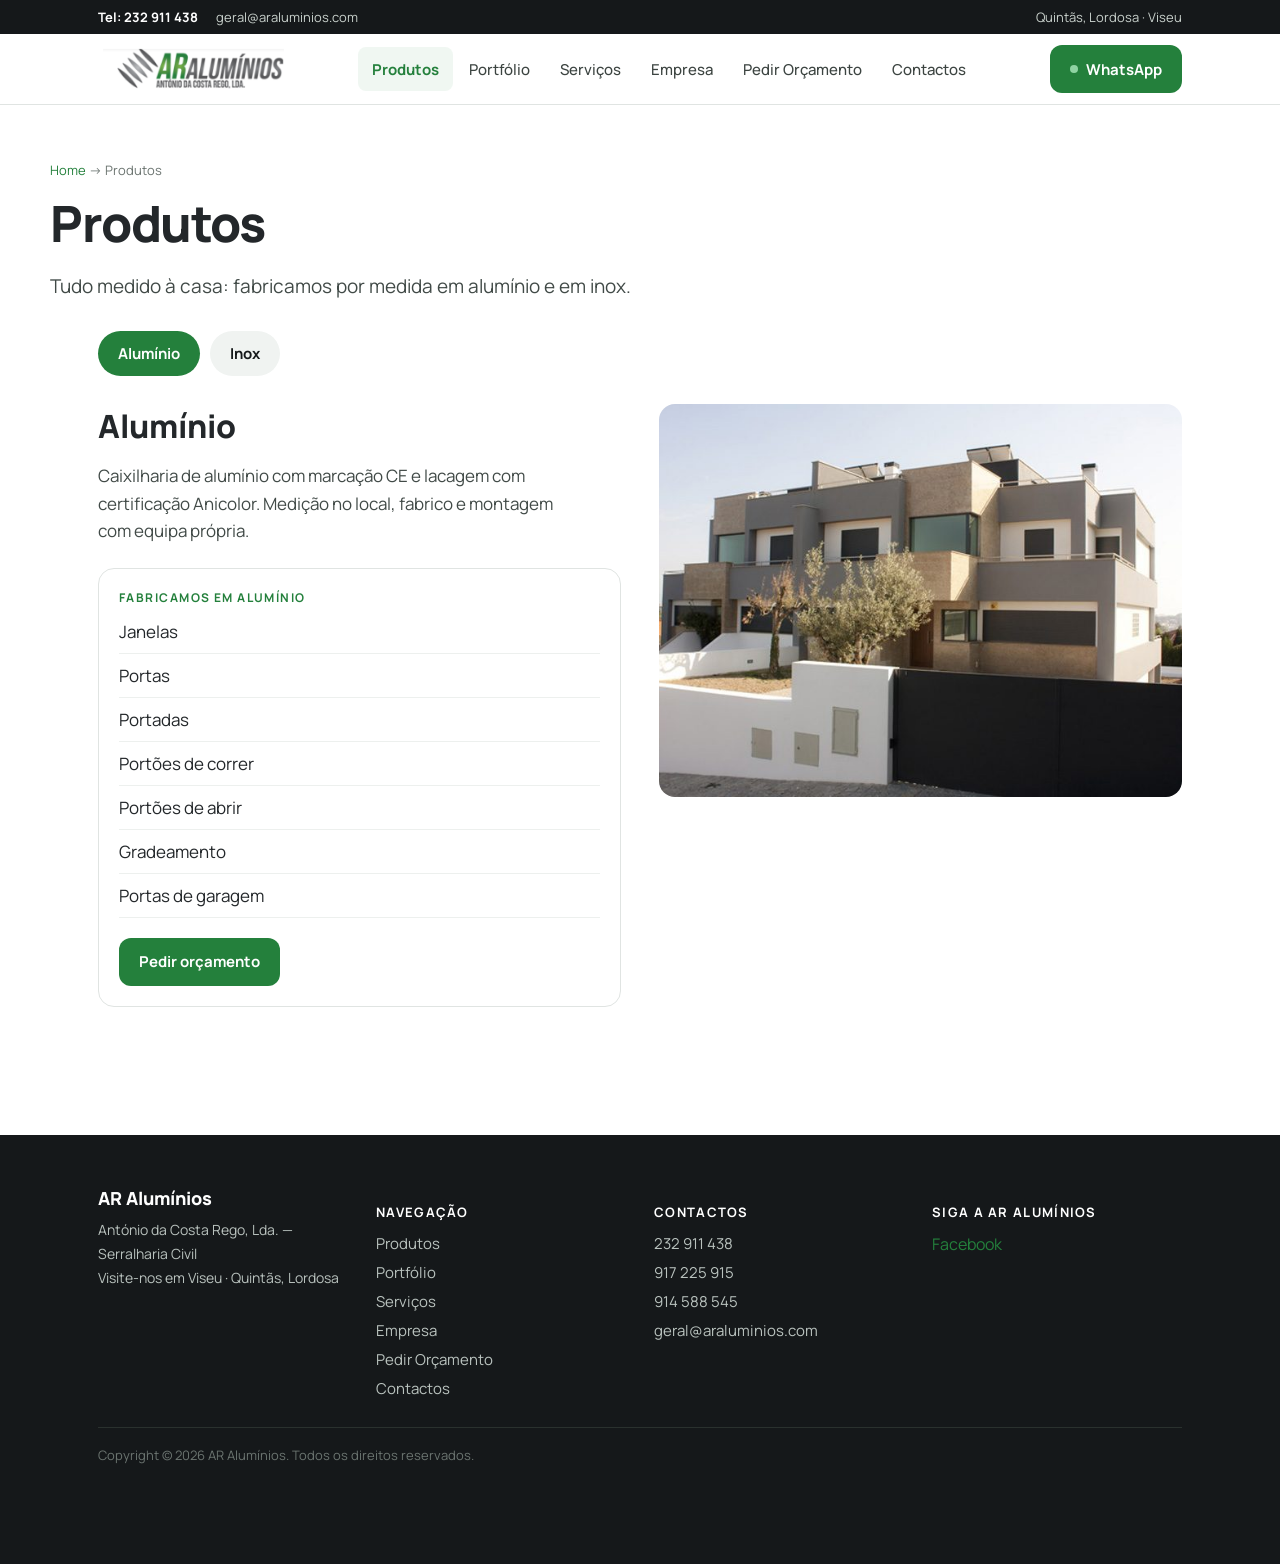
<file: produtos.html>
<!DOCTYPE html>
<html lang="pt-PT">
<head>
<meta charset="UTF-8" />
<meta name="viewport" content="width=device-width, initial-scale=1" />
<title>Produtos — AR Alumínios</title>
<meta name="description" content="Fabricamos por medida: janelas, portas, portadas, portões e gradeamento em alumínio; portões e gradeamento em inox." />
<link rel="icon" href="assets/logo-ar.png" />
<link rel="preconnect" href="https://fonts.googleapis.com" />
<link rel="preconnect" href="https://fonts.gstatic.com" crossorigin />
<link href="https://fonts.googleapis.com/css2?family=Manrope:wght@400;500;600;700;800&display=swap" rel="stylesheet" />
<link rel="stylesheet" href="css/style.css" />
</head>
<body>

<div class="topbar">
  <div class="wrap">
    <span style="display:flex;flex-wrap:wrap;gap:6px 18px;">
      <a class="phone" href="tel:+351232911438">Tel: 232 911 438</a>
      <a href="mailto:geral@araluminios.com">geral@araluminios.com</a>
    </span>
    <span>Quintãs, Lordosa · Viseu</span>
  </div>
</div>

<header class="site-header">
  <div class="wrap">
    <a class="brand" href="index.html"><img src="assets/logo-ar.png" alt="AR Alumínios — Trabalhos em alumínio e inox em Viseu, Quintãs, Lordosa" /></a>
    <button class="nav-toggle" aria-label="Abrir menu" aria-expanded="false"><span></span></button>
    <nav class="main-nav">
      <a href="produtos.html" class="active">Produtos</a>
      <a href="portfolio.html">Portfólio</a>
      <a href="servicos.html">Serviços</a>
      <a href="empresa.html">Empresa</a>
      <a href="orcamento.html">Pedir Orçamento</a>
      <a href="contactos.html">Contactos</a>
    </nav>
    <a class="btn btn-primary header-cta" href="https://wa.me/351917225915"><span class="dot"></span>WhatsApp</a>
  </div>
</header>

<div class="wrap page-head">
  <p class="breadcrumb"><a href="index.html">Home</a> → Produtos</p>
  <h1>Produtos</h1>
  <p class="page-lead">Tudo medido à casa: fabricamos por medida em alumínio e em inox.</p>
</div>

<div class="wrap" style="padding-bottom: clamp(32px,5vw,64px);">
  <div class="tabs" data-tabs="produtos">
    <button class="tab-btn active" data-tab="prod-aluminio">Alumínio</button>
    <button class="tab-btn" data-tab="prod-inox">Inox</button>
  </div>

  <div class="tab-panel active" data-tab-panel="prod-aluminio" data-tab-panel-group="produtos">
    <div class="split">
      <div>
        <h2 style="font-size:clamp(22px,3vw,32px);font-weight:800;margin-bottom:14px;">Alumínio</h2>
        <p style="font-size:17px;line-height:1.6;color:#414A47;margin-bottom:24px;max-width:46ch;">Caixilharia de alumínio com marcação CE e lacagem com certificação Anicolor. Medição no local, fabrico e montagem com equipa própria.</p>
        <div class="list-box">
          <p class="kicker">FABRICAMOS EM ALUMÍNIO</p>
          <ul class="plain-list">
            <li>Janelas</li>
            <li>Portas</li>
            <li>Portadas</li>
            <li>Portões de correr</li>
            <li>Portões de abrir</li>
            <li>Gradeamento</li>
            <li>Portas de garagem</li>
          </ul>
          <a class="btn btn-primary" style="margin-top:20px;" href="orcamento.html">Pedir orçamento</a>
        </div>
      </div>
      <div class="photo-frame"><img src="assets/img/aluminio/aluminio-01.jpg" alt="Caixilharia de alumínio — obra AR Alumínios" loading="lazy" /></div>
    </div>
  </div>

  <div class="tab-panel" data-tab-panel="prod-inox" data-tab-panel-group="produtos">
    <div class="split">
      <div>
        <h2 style="font-size:clamp(22px,3vw,32px);font-weight:800;margin-bottom:14px;">Inox</h2>
        <p style="font-size:17px;line-height:1.6;color:#414A47;margin-bottom:24px;max-width:46ch;">Portões e gradeamento em inox, com e sem vidro, fabricados e montados pela nossa equipa.</p>
        <div class="list-box">
          <p class="kicker">FABRICAMOS EM INOX</p>
          <ul class="plain-list">
            <li>Portões de abrir</li>
            <li>Portões de correr</li>
            <li>Gradeamento com vidro</li>
            <li>Gradeamento simples</li>
          </ul>
          <a class="btn btn-primary" style="margin-top:20px;" href="orcamento.html">Pedir orçamento</a>
        </div>
      </div>
      <div class="photo-frame"><img src="assets/img/inox/inox-01.jpg" alt="Gradeamento em inox — obra AR Alumínios" loading="lazy" /></div>
    </div>
  </div>
</div>

<footer class="site-footer">
  <div class="wrap">
    <div class="footer-grid">
      <div>
        <p class="footer-brand">AR Alumínios</p>
        <p style="font-size:14px;line-height:1.7;">António da Costa Rego, Lda. — Serralharia Civil<br />Visite-nos em Viseu · Quintãs, Lordosa</p>
      </div>
      <div>
        <h4>NAVEGAÇÃO</h4>
        <div class="footer-links">
          <a href="produtos.html">Produtos</a>
          <a href="portfolio.html">Portfólio</a>
          <a href="servicos.html">Serviços</a>
          <a href="empresa.html">Empresa</a>
          <a href="orcamento.html">Pedir Orçamento</a>
          <a href="contactos.html">Contactos</a>
        </div>
      </div>
      <div>
        <h4>CONTACTOS</h4>
        <div class="footer-links">
          <a href="tel:+351232911438">232 911 438</a>
          <a href="tel:+351917225915">917 225 915</a>
          <a href="tel:+351914588545">914 588 545</a>
          <a href="mailto:geral@araluminios.com">geral@araluminios.com</a>
        </div>
      </div>
      <div>
        <h4>SIGA A AR ALUMÍNIOS</h4>
        <a href="https://www.facebook.com/183326645068904">Facebook</a>
      </div>
    </div>
    <p class="footer-bottom">Copyright © 2026 AR Alumínios. Todos os direitos reservados.</p>
  </div>
</footer>

<div class="mobile-cta">
  <a class="call" href="tel:+351232911438">Ligar</a>
  <a class="wa" href="https://wa.me/351917225915">Pedir orçamento por WhatsApp</a>
</div>

<script src="js/main.js"></script>
</body>
</html>
</file>
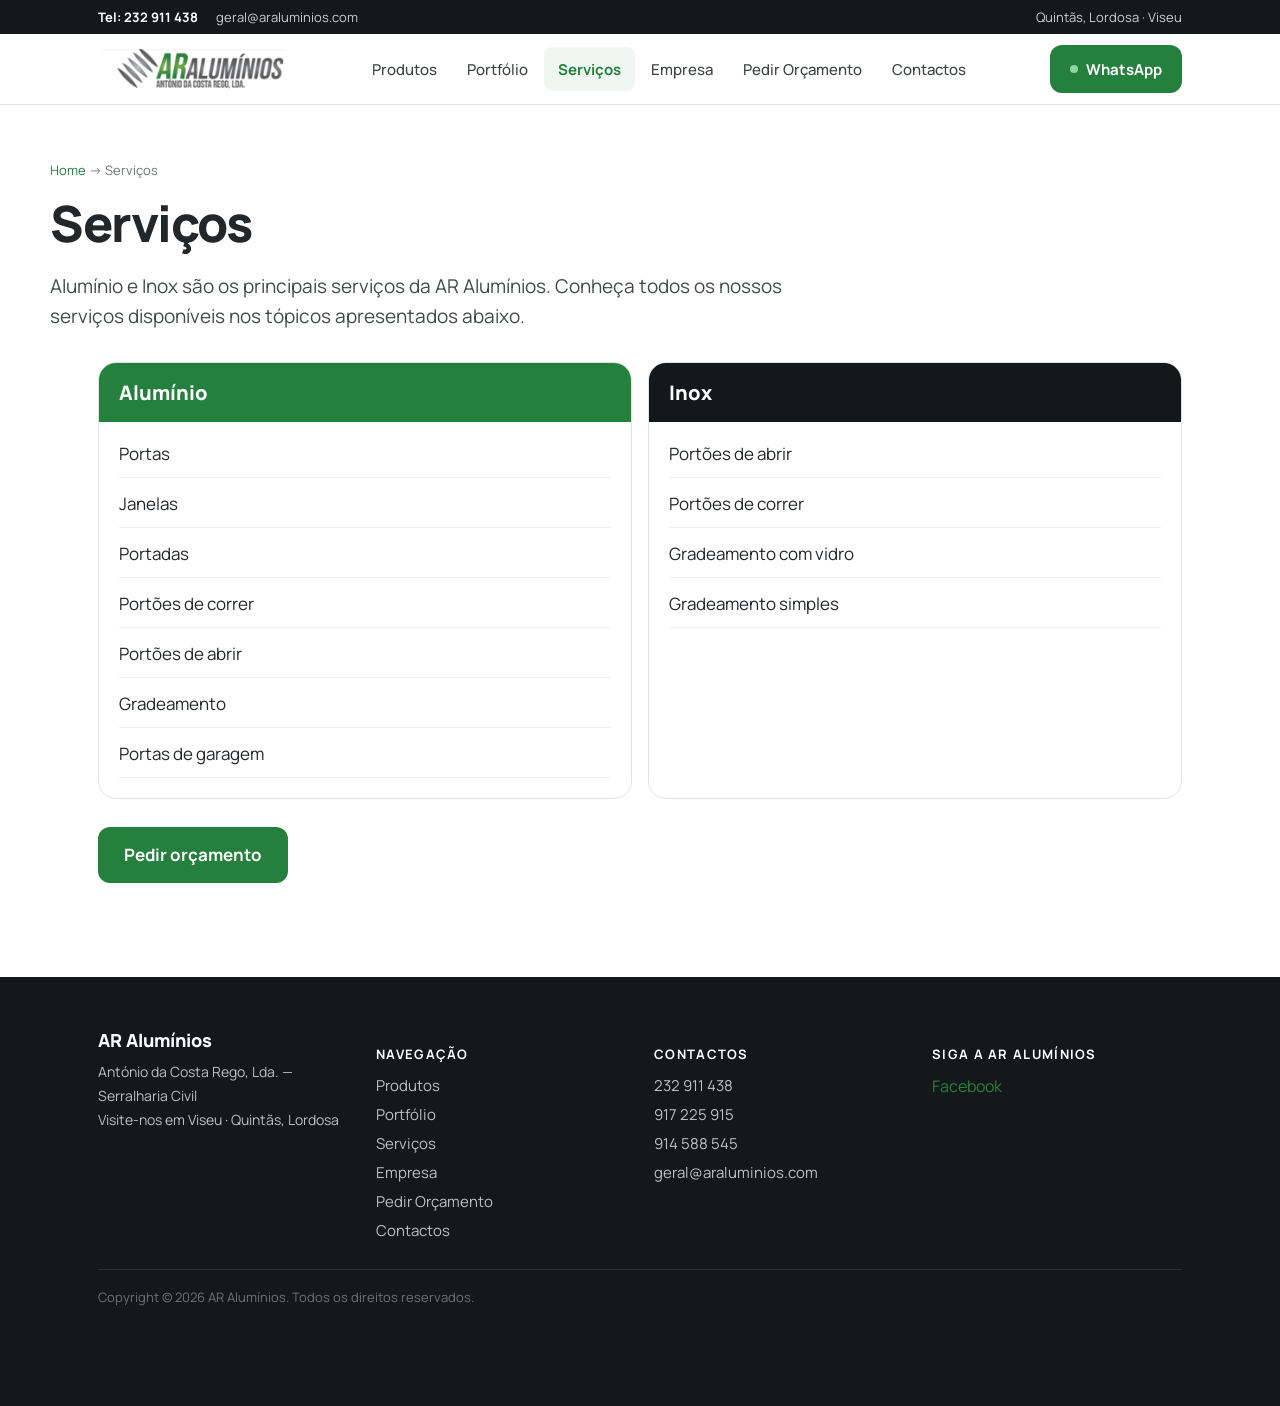
<file: servicos.html>
<!DOCTYPE html>
<html lang="pt-PT">
<head>
<meta charset="UTF-8" />
<meta name="viewport" content="width=device-width, initial-scale=1" />
<title>Serviços — AR Alumínios</title>
<meta name="description" content="Alumínio e Inox são os principais serviços da AR Alumínios: janelas, portas, portadas, portões, gradeamento e portas de garagem." />
<link rel="icon" href="assets/logo-ar.png" />
<link rel="preconnect" href="https://fonts.googleapis.com" />
<link rel="preconnect" href="https://fonts.gstatic.com" crossorigin />
<link href="https://fonts.googleapis.com/css2?family=Manrope:wght@400;500;600;700;800&display=swap" rel="stylesheet" />
<link rel="stylesheet" href="css/style.css" />
</head>
<body>

<div class="topbar">
  <div class="wrap">
    <span style="display:flex;flex-wrap:wrap;gap:6px 18px;">
      <a class="phone" href="tel:+351232911438">Tel: 232 911 438</a>
      <a href="mailto:geral@araluminios.com">geral@araluminios.com</a>
    </span>
    <span>Quintãs, Lordosa · Viseu</span>
  </div>
</div>

<header class="site-header">
  <div class="wrap">
    <a class="brand" href="index.html"><img src="assets/logo-ar.png" alt="AR Alumínios — Trabalhos em alumínio e inox em Viseu, Quintãs, Lordosa" /></a>
    <button class="nav-toggle" aria-label="Abrir menu" aria-expanded="false"><span></span></button>
    <nav class="main-nav">
      <a href="produtos.html">Produtos</a>
      <a href="portfolio.html">Portfólio</a>
      <a href="servicos.html" class="active">Serviços</a>
      <a href="empresa.html">Empresa</a>
      <a href="orcamento.html">Pedir Orçamento</a>
      <a href="contactos.html">Contactos</a>
    </nav>
    <a class="btn btn-primary header-cta" href="https://wa.me/351917225915"><span class="dot"></span>WhatsApp</a>
  </div>
</header>

<div class="wrap page-head">
  <p class="breadcrumb"><a href="index.html">Home</a> → Serviços</p>
  <h1>Serviços</h1>
  <p class="page-lead">Alumínio e Inox são os principais serviços da AR Alumínios. Conheça todos os nossos serviços disponíveis nos tópicos apresentados abaixo.</p>
</div>

<div class="wrap" style="padding-bottom: clamp(20px,3vw,30px);">
  <div class="svc-grid">
    <div class="svc-card aluminio">
      <p class="head">Alumínio</p>
      <ul>
        <li>Portas</li>
        <li>Janelas</li>
        <li>Portadas</li>
        <li>Portões de correr</li>
        <li>Portões de abrir</li>
        <li>Gradeamento</li>
        <li>Portas de garagem</li>
      </ul>
    </div>
    <div class="svc-card inox">
      <p class="head">Inox</p>
      <ul>
        <li>Portões de abrir</li>
        <li>Portões de correr</li>
        <li>Gradeamento com vidro</li>
        <li>Gradeamento simples</li>
      </ul>
    </div>
  </div>
  <a class="btn btn-primary btn-lg" style="margin-top:28px;" href="orcamento.html">Pedir orçamento</a>
</div>

<footer class="site-footer">
  <div class="wrap">
    <div class="footer-grid">
      <div>
        <p class="footer-brand">AR Alumínios</p>
        <p style="font-size:14px;line-height:1.7;">António da Costa Rego, Lda. — Serralharia Civil<br />Visite-nos em Viseu · Quintãs, Lordosa</p>
      </div>
      <div>
        <h4>NAVEGAÇÃO</h4>
        <div class="footer-links">
          <a href="produtos.html">Produtos</a>
          <a href="portfolio.html">Portfólio</a>
          <a href="servicos.html">Serviços</a>
          <a href="empresa.html">Empresa</a>
          <a href="orcamento.html">Pedir Orçamento</a>
          <a href="contactos.html">Contactos</a>
        </div>
      </div>
      <div>
        <h4>CONTACTOS</h4>
        <div class="footer-links">
          <a href="tel:+351232911438">232 911 438</a>
          <a href="tel:+351917225915">917 225 915</a>
          <a href="tel:+351914588545">914 588 545</a>
          <a href="mailto:geral@araluminios.com">geral@araluminios.com</a>
        </div>
      </div>
      <div>
        <h4>SIGA A AR ALUMÍNIOS</h4>
        <a href="https://www.facebook.com/183326645068904">Facebook</a>
      </div>
    </div>
    <p class="footer-bottom">Copyright © 2026 AR Alumínios. Todos os direitos reservados.</p>
  </div>
</footer>

<div class="mobile-cta">
  <a class="call" href="tel:+351232911438">Ligar</a>
  <a class="wa" href="https://wa.me/351917225915">Pedir orçamento por WhatsApp</a>
</div>

<script src="js/main.js"></script>
</body>
</html>
</file>
<file: css/style.css>
/* AR Alumínios — folha de estilo principal */

:root {
  --green: #24803C;
  --green-dark: #1A6A2E;
  --green-light: #8FD3A2;
  --dark: #15181A;
  --text: #23272A;
  --muted: #565F5B;
  --muted-2: #6B7470;
  --border: #E0E4E2;
  --bg: #FFFFFF;
  --bg-soft: #F5FAF6;
  --bg-soft-2: #F4F6F5;
  --radius: 14px;
  --radius-sm: 10px;
  --max: 1180px;
}

* { box-sizing: border-box; }

html { scroll-behavior: smooth; }

body {
  margin: 0;
  font-family: 'Manrope', system-ui, -apple-system, sans-serif;
  color: var(--text);
  background: var(--bg);
  -webkit-font-smoothing: antialiased;
}

img { display: block; max-width: 100%; }
a { color: var(--green); text-decoration: none; }
a:hover { color: var(--green-dark); }
h1, h2, h3, p { margin: 0; }
ul { margin: 0; }

.wrap {
  max-width: var(--max);
  margin: 0 auto;
  padding: 0 clamp(16px, 4vw, 48px);
}

/* Topbar */
.topbar {
  background: var(--dark);
  color: #C9D1CC;
  font-size: 13px;
}
.topbar .wrap {
  display: flex;
  flex-wrap: wrap;
  gap: 6px 20px;
  justify-content: space-between;
  padding-top: 8px;
  padding-bottom: 8px;
}
.topbar a { color: #C9D1CC; }
.topbar a.phone { color: #FFFFFF; font-weight: 700; }

/* Header */
.site-header {
  position: sticky;
  top: 0;
  z-index: 40;
  background: rgba(255, 255, 255, 0.97);
  backdrop-filter: blur(8px);
  border-bottom: 1px solid var(--border);
}
.site-header .wrap {
  display: flex;
  align-items: center;
  justify-content: space-between;
  gap: 12px;
  padding-top: 10px;
  padding-bottom: 10px;
}
.brand img { height: 50px; width: auto; }

.main-nav {
  display: flex;
  flex-wrap: wrap;
  gap: 2px;
  align-items: center;
}
.main-nav a {
  padding: 10px 14px;
  border-radius: 8px;
  font-size: 15px;
  font-weight: 500;
  color: #3C4441;
  min-height: 44px;
  display: inline-flex;
  align-items: center;
}
.main-nav a:hover { background: #F0F7F2; color: var(--green); }
.main-nav a.active { background: #F0F7F2; color: var(--green); font-weight: 700; }

.btn {
  display: inline-flex;
  align-items: center;
  gap: 8px;
  justify-content: center;
  border-radius: 12px;
  font-weight: 700;
  min-height: 48px;
  padding: 13px 20px;
  font-size: 15px;
  border: none;
  cursor: pointer;
  font-family: inherit;
}
.btn-primary { background: var(--green); color: #FFFFFF; }
.btn-primary:hover { background: var(--green-dark); color: #FFFFFF; }
.btn-outline { border: 2px solid rgba(255,255,255,0.55); color: #FFFFFF; }
.btn-outline:hover { border-color: #FFFFFF; color: #FFFFFF; }
.btn-ghost { border: 1px solid #D4DAD7; color: var(--dark); background: transparent; }
.btn-ghost:hover { border-color: var(--dark); color: var(--dark); }
.btn-dark { background: var(--dark); color: #FFFFFF; }
.btn-dark:hover { background: #23292a; color: #FFFFFF; }
.btn-lg { min-height: 56px; padding: 16px 26px; font-size: 17px; }
.dot { width: 8px; height: 8px; border-radius: 50%; background: var(--green-light); flex: none; }

.nav-toggle {
  display: none;
  border: 1px solid var(--border);
  background: #FFFFFF;
  border-radius: 10px;
  padding: 10px 12px;
  min-height: 44px;
  cursor: pointer;
}
.nav-toggle span, .nav-toggle span::before, .nav-toggle span::after {
  display: block;
  width: 20px;
  height: 2px;
  background: var(--dark);
  position: relative;
  content: "";
}
.nav-toggle span::before { top: -6px; }
.nav-toggle span::after { top: 4px; }

/* Hero */
.hero {
  background: var(--green);
  color: #FFFFFF;
  padding: clamp(36px, 6vw, 84px) 0 clamp(30px, 5vw, 64px);
}
.hero .eyebrow { font-size: 14px; font-weight: 700; color: #B7E6C4; margin-bottom: 14px; letter-spacing: 0.04em; }
.hero h1 { font-size: clamp(32px, 6.5vw, 62px); font-weight: 800; line-height: 1.05; letter-spacing: -0.03em; margin-bottom: 18px; max-width: 22ch; }
.hero p.lead { font-size: clamp(16px, 2vw, 19px); line-height: 1.55; color: #DFF3E5; margin-bottom: 28px; max-width: 54ch; }
.hero .actions { display: flex; flex-wrap: wrap; gap: 12px; }
.pills { display: flex; flex-wrap: wrap; gap: 10px; margin-top: 26px; }
.pill { background: rgba(255,255,255,0.14); border-radius: 999px; padding: 8px 14px; font-size: 13px; font-weight: 600; }

/* Page header (inner pages) */
.page-head { padding: clamp(28px, 5vw, 56px) 0 clamp(20px, 3vw, 30px); }
.breadcrumb { font-size: 13px; color: var(--muted-2); margin-bottom: 10px; }
.page-head h1 { font-size: clamp(30px, 5vw, 50px); font-weight: 800; letter-spacing: -0.03em; }
.page-lead { font-size: clamp(16px, 2vw, 19px); line-height: 1.6; color: #414A47; max-width: 62ch; margin-top: 14px; }

/* Sections */
section.block { padding: clamp(32px, 5vw, 64px) 0; }
.section-title { display: flex; flex-wrap: wrap; gap: 12px; align-items: baseline; justify-content: space-between; margin-bottom: 22px; }
.section-title h2 { font-size: clamp(24px, 3.4vw, 36px); font-weight: 800; letter-spacing: -0.02em; }

/* Card grid (home quick links) */
.card-grid {
  display: grid;
  grid-template-columns: repeat(auto-fit, minmax(260px, 1fr));
  gap: 16px;
}
.card {
  border: 1px solid var(--border);
  border-radius: 18px;
  padding: 24px;
  color: var(--text);
  display: flex;
  flex-direction: column;
  gap: 12px;
}
.card:hover { border-color: var(--green); background: var(--bg-soft); }
.card.dark { background: var(--dark); color: #FFFFFF; border-color: var(--dark); }
.card.dark:hover { background: #1F2426; }
.card .tag { font-size: 12px; font-weight: 700; letter-spacing: 0.12em; color: var(--green); }
.card.dark .tag { color: var(--green-light); }
.card .title { font-size: 22px; font-weight: 700; }
.card .desc { font-size: 15px; line-height: 1.6; color: var(--muted); }
.card.dark .desc { color: #B9C2BE; }
.card .cta { font-weight: 700; color: var(--green); margin-top: auto; }
.card.dark .cta { color: var(--green-light); }

/* Gallery */
.gallery-grid {
  display: grid;
  grid-template-columns: repeat(auto-fill, minmax(190px, 1fr));
  gap: 12px;
}
.gallery-grid a { border-radius: 12px; overflow: hidden; aspect-ratio: 4 / 3; background: var(--bg-soft-2); display: block; }
.gallery-grid img { width: 100%; height: 100%; object-fit: cover; transition: transform .25s ease; }
.gallery-grid a:hover img { transform: scale(1.05); }

/* Tabs */
.tabs { display: flex; flex-wrap: wrap; gap: 10px; margin-bottom: 28px; }
.tab-btn {
  background: #F0F3F1;
  color: var(--dark);
  padding: 12px 20px;
  border-radius: 999px;
  font-weight: 700;
  font-size: 15px;
  min-height: 44px;
  display: inline-flex;
  align-items: center;
  border: none;
  cursor: pointer;
  font-family: inherit;
}
.tab-btn.active { background: var(--green); color: #FFFFFF; }
.tab-panel { display: none; }
.tab-panel.active { display: block; }

/* Product / list layout */
.split { display: grid; grid-template-columns: repeat(auto-fit, minmax(280px, 1fr)); gap: clamp(20px, 3vw, 48px); align-items: start; }
.list-box { border: 1px solid var(--border); border-radius: 16px; padding: 20px; }
.list-box .kicker { font-size: 12px; font-weight: 700; letter-spacing: 0.12em; color: var(--green); margin-bottom: 14px; }
.plain-list { list-style: none; padding: 0; display: grid; gap: 10px; }
.plain-list li { font-size: 17px; border-bottom: 1px solid #EDF0EE; padding-bottom: 10px; }
.photo-frame { border-radius: 16px; overflow: hidden; aspect-ratio: 4 / 3; }
.photo-frame img { width: 100%; height: 100%; object-fit: cover; }

/* Services */
.svc-grid { display: grid; grid-template-columns: repeat(auto-fit, minmax(290px, 1fr)); gap: 16px; }
.svc-card { border: 1px solid var(--border); border-radius: 18px; overflow: hidden; }
.svc-card .head { font-weight: 800; font-size: 20px; margin: 0; padding: 16px 20px; color: #FFFFFF; }
.svc-card.aluminio .head { background: var(--green); }
.svc-card.inox .head { background: var(--dark); }
.svc-card ul { list-style: none; padding: 8px 20px 20px; margin: 0; display: grid; gap: 2px; }
.svc-card li { font-size: 17px; padding: 12px 0; border-bottom: 1px solid #EDF0EE; }

/* Empresa */
.empresa-copy p { font-size: 17px; line-height: 1.7; color: #363E3B; margin-bottom: 16px; }
.empresa-copy .max { max-width: 62ch; }
.empresa-sign { font-size: 20px; font-weight: 800; color: var(--green); }
.empresa-sign span { font-weight: 600; color: #363E3B; }
.cert-box { border: 1px solid var(--border); border-radius: 16px; padding: 18px; }
.cert-box p { font-size: 14px; color: var(--muted); margin-top: 14px; line-height: 1.6; }

/* Forms */
form.form-grid { display: grid; gap: 18px; max-width: 560px; }
.field { display: grid; gap: 8px; font-size: 14px; font-weight: 700; }
.field input, .field select, .field textarea {
  border: 1px solid #D5DAD7;
  border-radius: 10px;
  padding: 14px;
  font-size: 16px;
  min-height: 50px;
  font-family: inherit;
  background: #FFFFFF;
  width: 100%;
}
.field textarea { min-height: 120px; }
.field.file input { border-style: dashed; min-height: auto; padding: 14px; font-size: 15px; }
fieldset.field { border: 1px solid #D5DAD7; border-radius: 10px; padding: 14px; margin: 0; }
fieldset.field legend { font-size: 14px; font-weight: 700; padding: 0 6px; }
.radio-row { display: flex; flex-wrap: wrap; gap: 18px; font-size: 16px; font-weight: 500; }
.radio-row label { display: flex; gap: 8px; align-items: center; }
.aside-box { background: var(--bg-soft-2); border-radius: 18px; padding: 24px; }
.aside-box h3 { font-size: 20px; font-weight: 800; margin-bottom: 12px; }
.aside-box p { font-size: 16px; line-height: 1.6; color: #414A47; margin-bottom: 20px; }
.form-note { font-size: 13px; color: var(--muted-2); }
.form-status { font-size: 14px; font-weight: 700; padding: 12px 14px; border-radius: 10px; display: none; }
.form-status.ok { display: block; background: #E7F5EB; color: var(--green-dark); }
.form-status.err { display: block; background: #FBEAEA; color: #B3261E; }

/* Contactos */
.contact-list { display: grid; gap: 12px; font-size: 17px; }
.contact-list .label { font-weight: 700; }
.zone-note { font-size: 15px; color: var(--muted); line-height: 1.6; margin-top: 18px; max-width: 52ch; }

/* Footer */
.site-footer { background: var(--dark); color: #B9C2BE; padding: clamp(28px, 4vw, 52px) 0 100px; margin-top: clamp(28px, 5vw, 64px); }
.footer-grid { display: grid; grid-template-columns: repeat(auto-fit, minmax(220px, 1fr)); gap: 28px; }
.footer-grid h4 { color: #FFFFFF; font-size: 13px; font-weight: 700; letter-spacing: 0.1em; margin-bottom: 12px; }
.footer-brand { color: #FFFFFF; font-size: 18px; font-weight: 800; margin-bottom: 8px; }
.footer-links { display: grid; gap: 8px; font-size: 15px; }
.footer-links a { color: #B9C2BE; }
.footer-bottom { font-size: 13px; color: #6B7470; margin-top: 28px; border-top: 1px solid #2A312E; padding-top: 18px; }

/* Sticky mobile CTA */
.mobile-cta {
  position: fixed;
  left: 0; right: 0; bottom: 0;
  z-index: 30;
  background: rgba(255,255,255,0.96);
  border-top: 1px solid var(--border);
  padding: 10px clamp(12px, 3vw, 24px);
  display: flex;
  gap: 10px;
}
.mobile-cta a { min-height: 52px; border-radius: 12px; text-align: center; font-weight: 700; font-size: 15px; display: flex; align-items: center; justify-content: center; }
.mobile-cta .call { flex: 1; border: 1px solid #D4DAD7; color: var(--dark); }
.mobile-cta .wa { flex: 2; background: var(--green); color: #FFFFFF; gap: 8px; }

/* Lightbox */
.lightbox {
  position: fixed; inset: 0; z-index: 100;
  background: rgba(10, 14, 12, 0.92);
  display: none;
  align-items: center;
  justify-content: center;
  padding: 24px;
}
.lightbox.open { display: flex; }
.lightbox img { max-width: 100%; max-height: 85vh; border-radius: 10px; }
.lightbox .close-lb {
  position: absolute; top: 18px; right: 20px;
  background: rgba(255,255,255,0.12); color: #FFFFFF; border: none;
  width: 44px; height: 44px; border-radius: 50%; font-size: 22px; cursor: pointer;
}
.lightbox .lb-caption { position: absolute; bottom: 26px; left: 0; right: 0; text-align: center; color: #D8DDD8; font-size: 13px; }

@media (max-width: 860px) {
  .main-nav { display: none; }
  .main-nav.open {
    display: flex;
    flex-direction: column;
    align-items: stretch;
    gap: 2px;
    position: absolute;
    top: 100%; left: 0; right: 0;
    background: #FFFFFF;
    border-bottom: 1px solid var(--border);
    padding: 8px clamp(16px, 4vw, 48px) 16px;
  }
  .header-cta { display: none; }
  .nav-toggle { display: block; }
  .site-header .wrap { position: relative; }
}

body { padding-bottom: 68px; }
@media (min-width: 861px) { body { padding-bottom: 0; } .mobile-cta { display: none; } }
</file>
